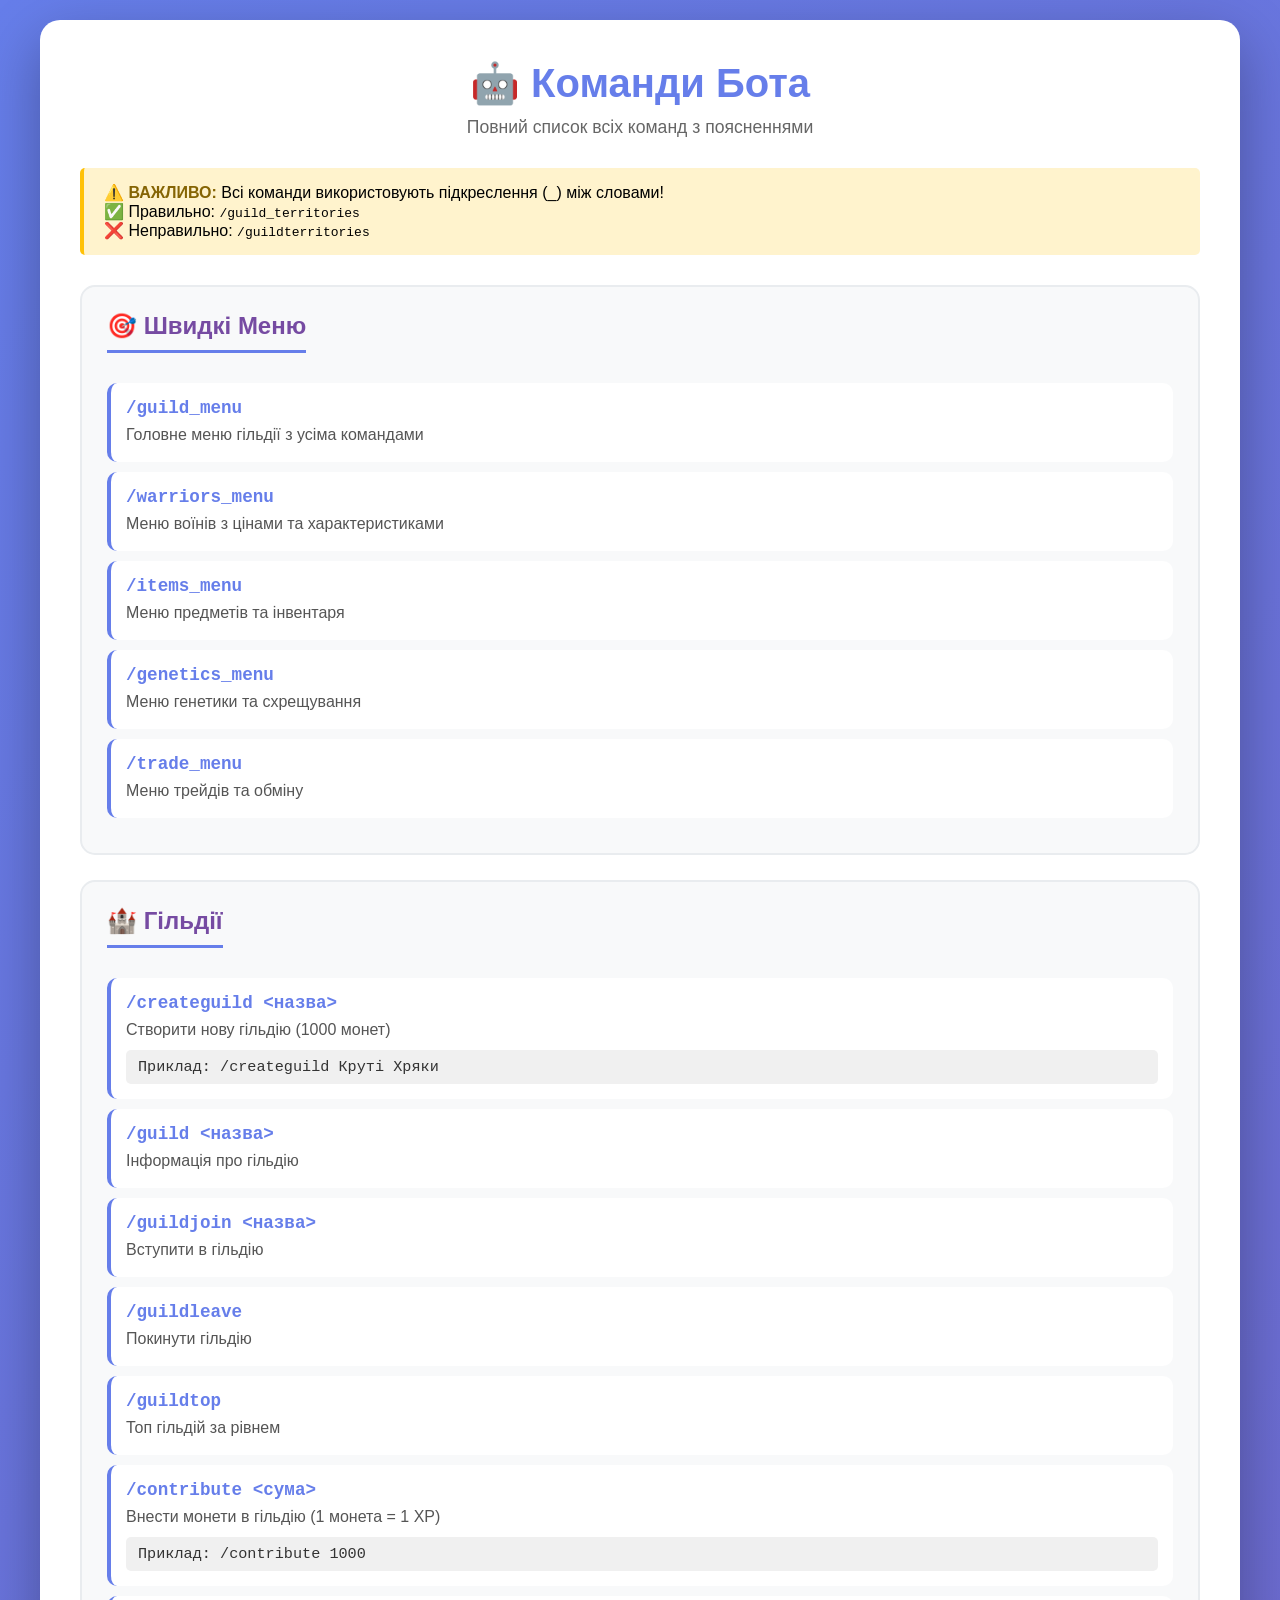
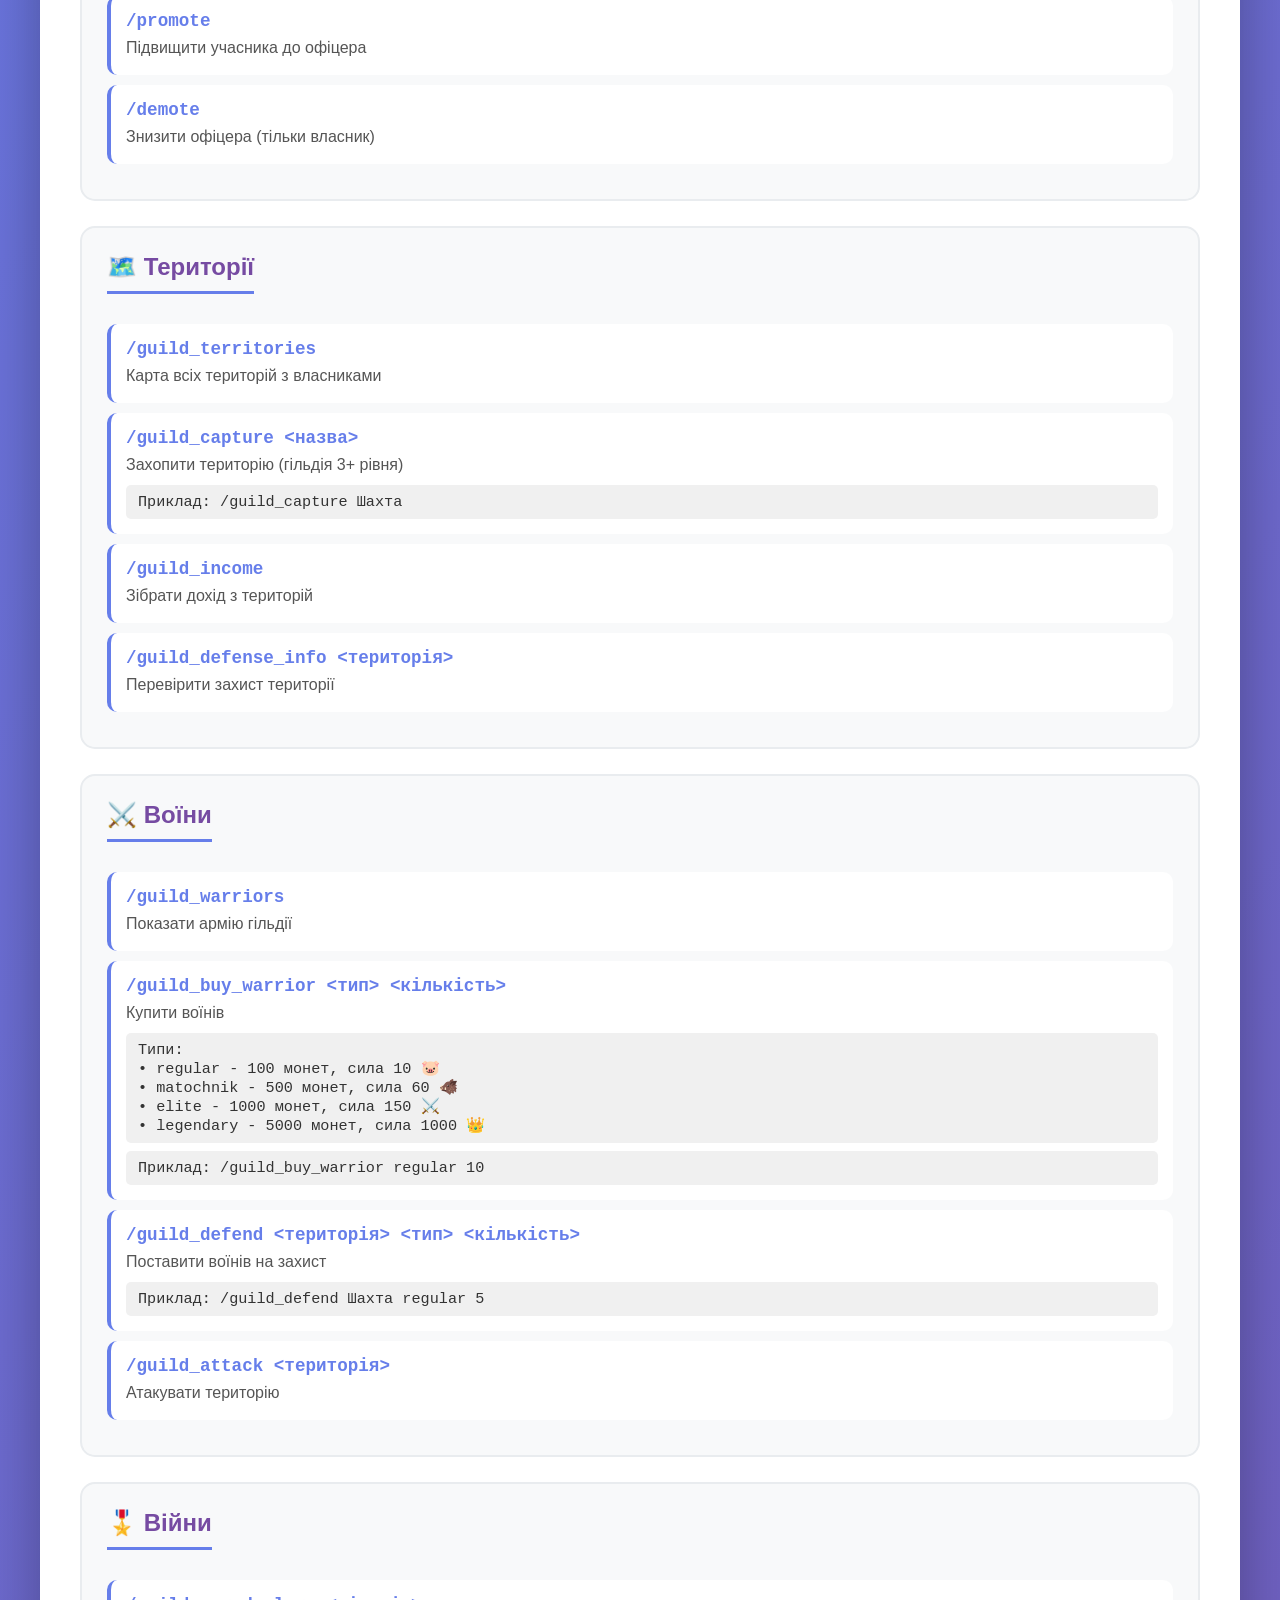
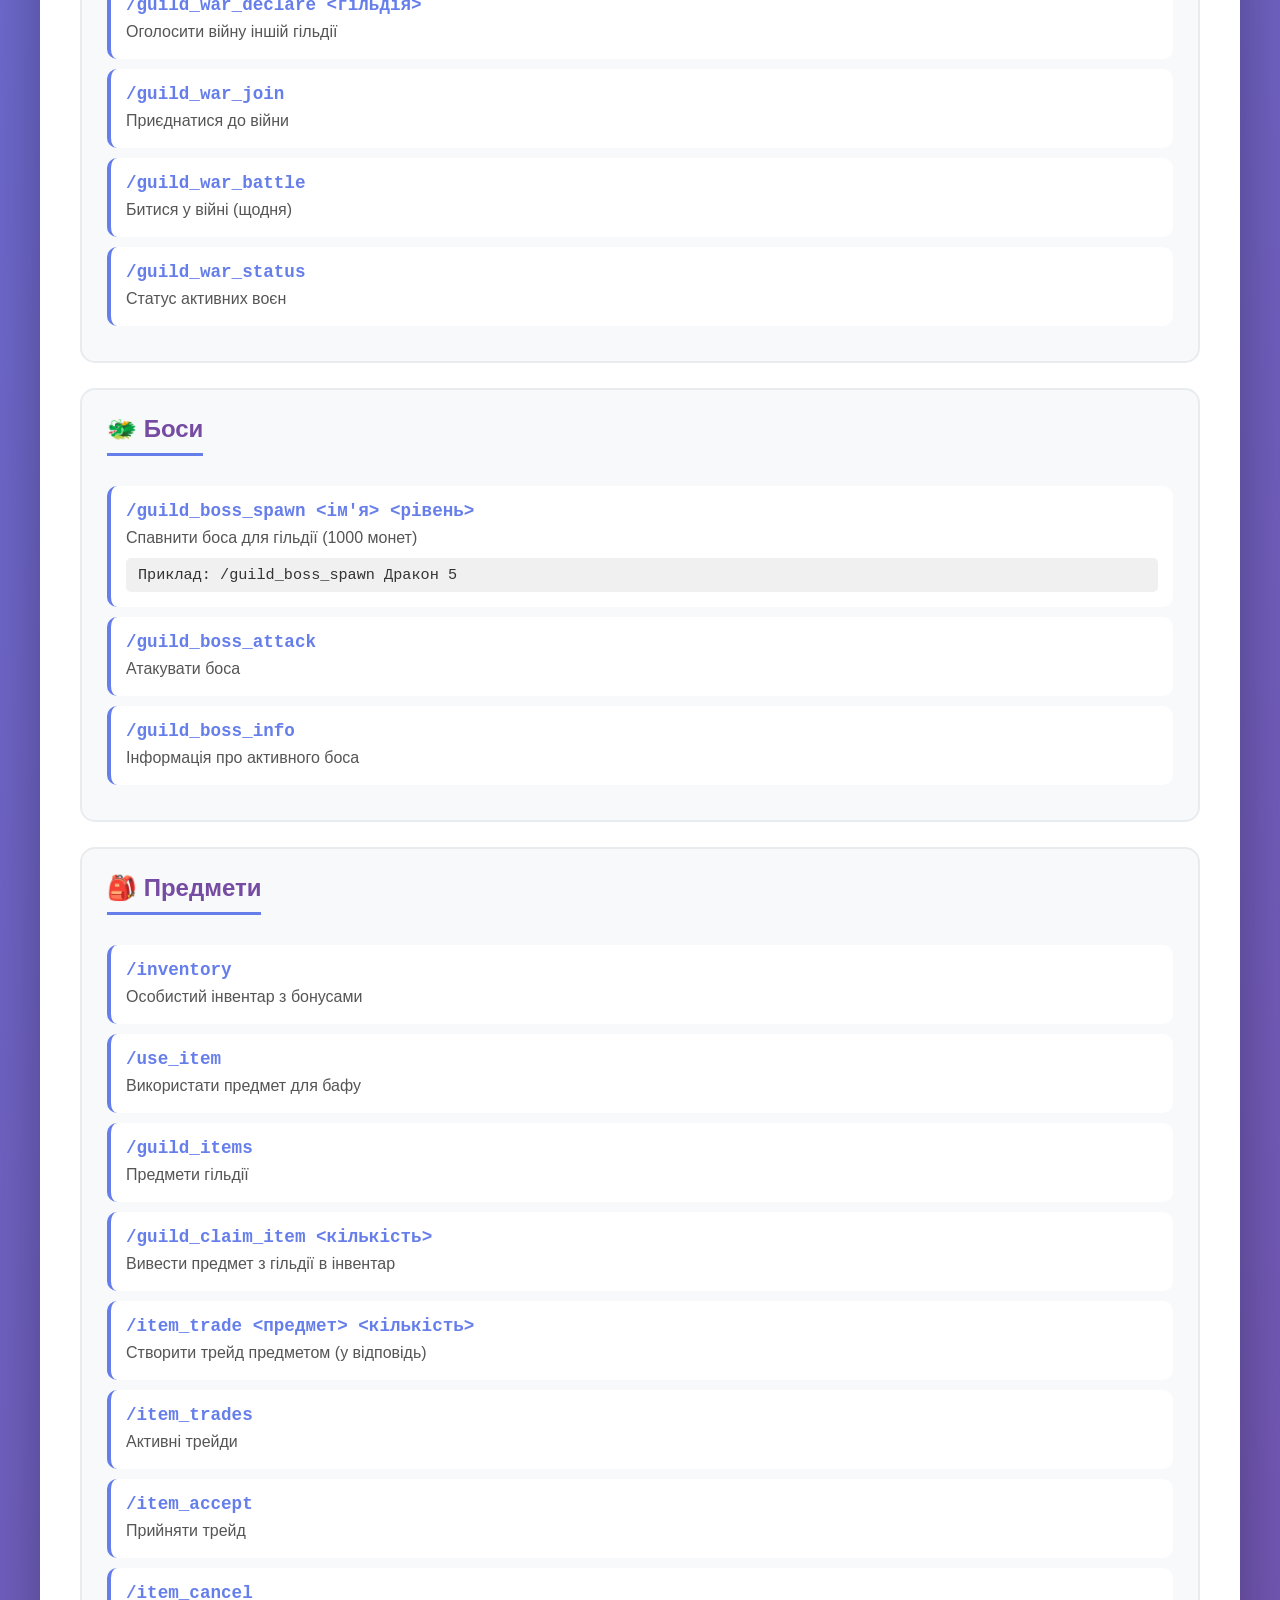
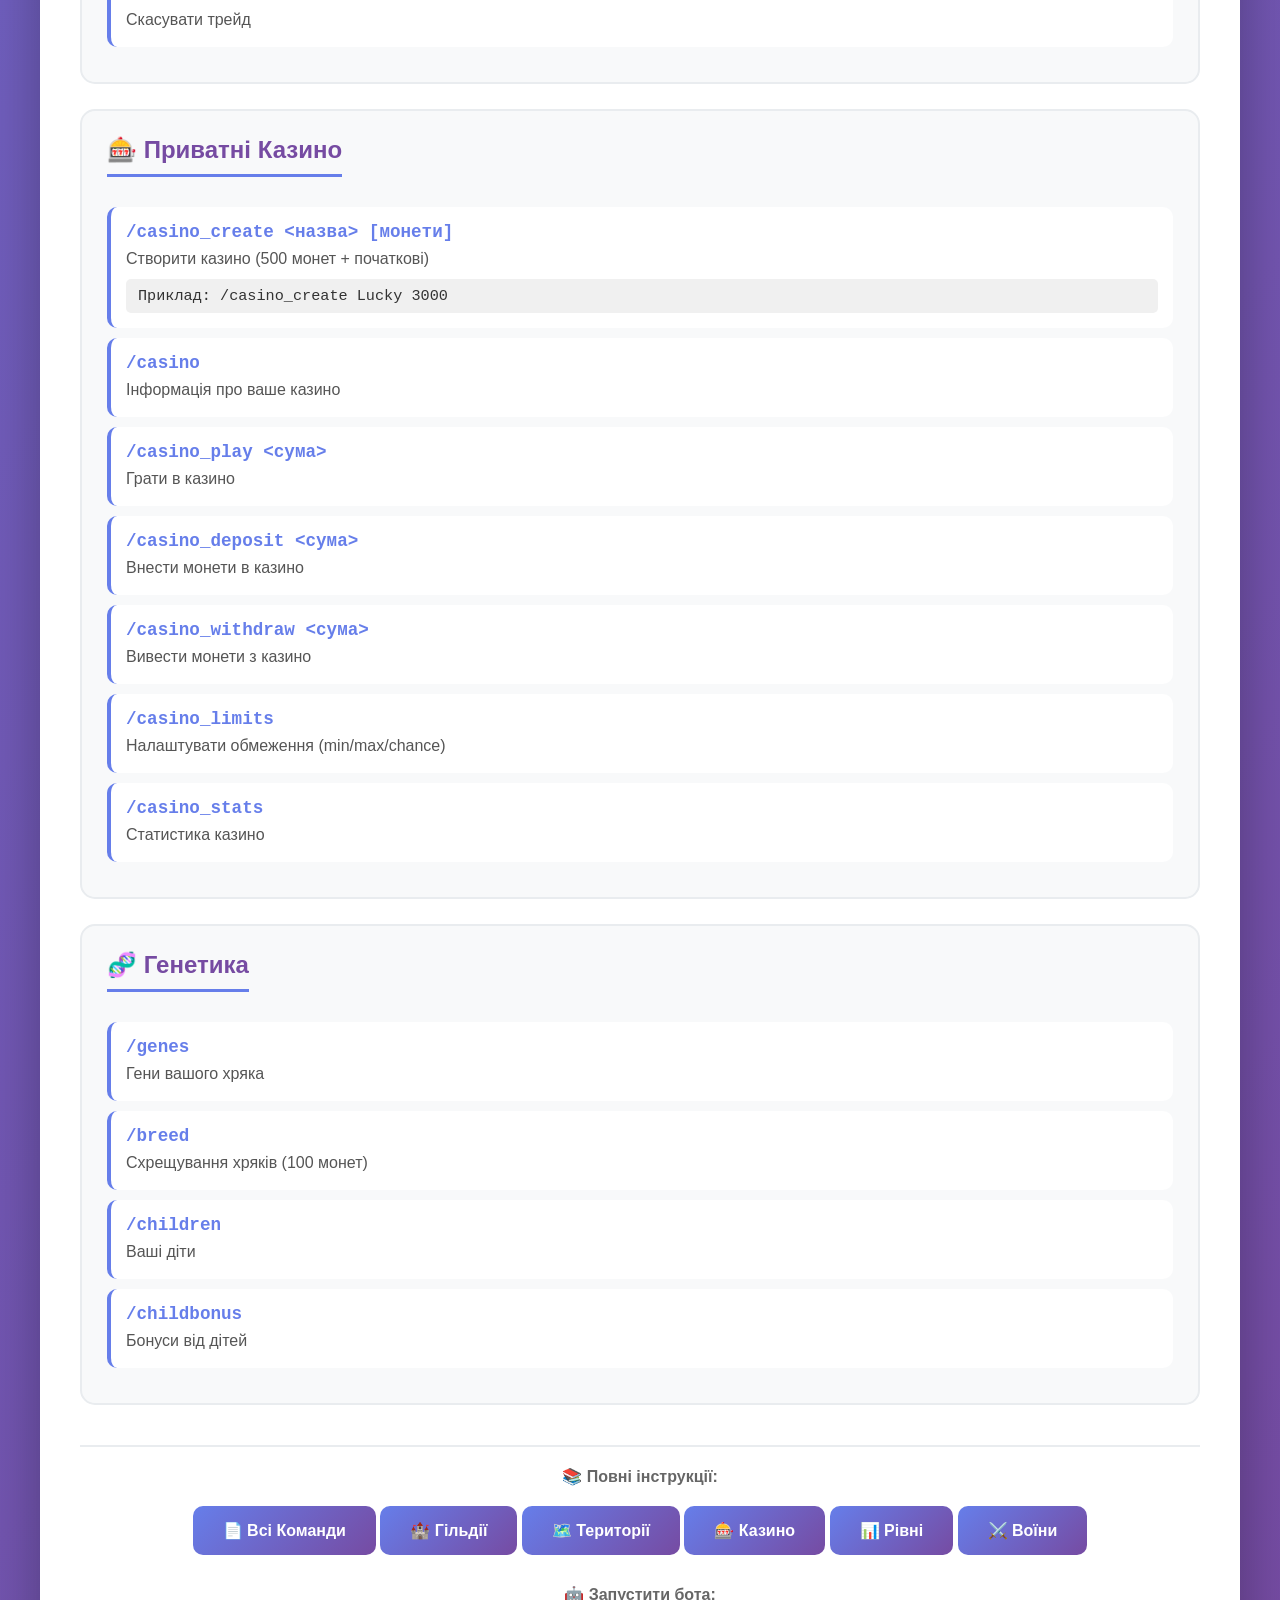
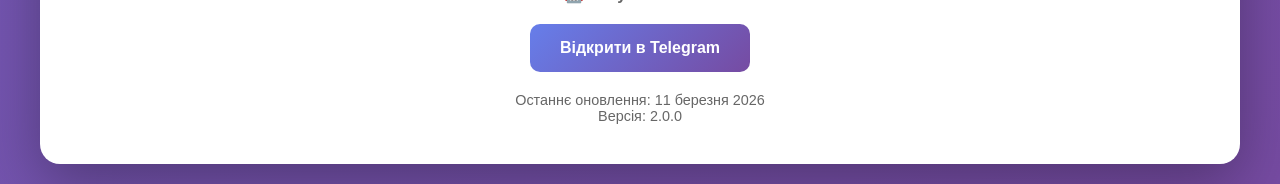
<file: deploy/index.html>
<!DOCTYPE html>
<html lang="uk">
<head>
    <meta charset="UTF-8">
    <meta http-equiv="refresh" content="0; url=commands.html">
    <meta name="viewport" content="width=device-width, initial-scale=1.0">
    <title>Redirecting...</title>
</head>
<body>
    <p>Redirecting to <a href="commands.html">commands.html</a>...</p>
    <script>window.location.href = "commands.html";</script>
</body>
</html>
</file>
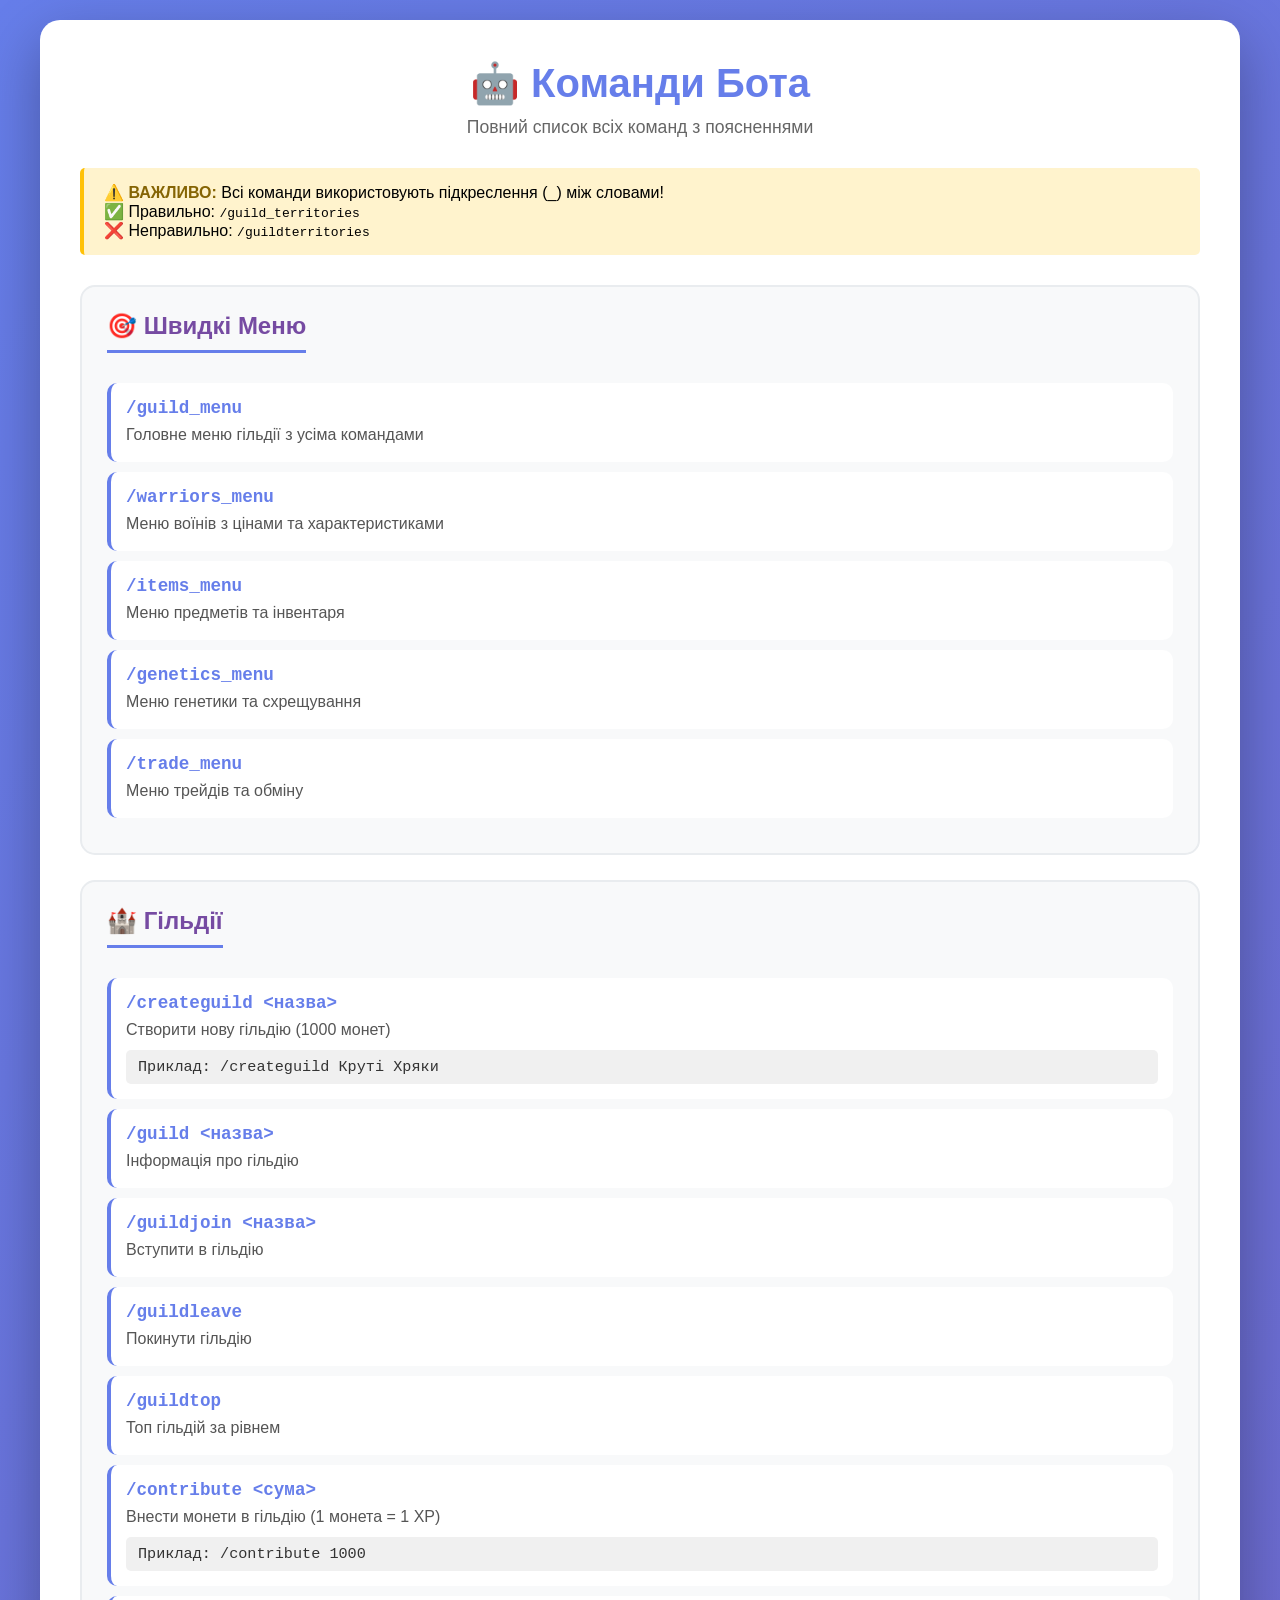
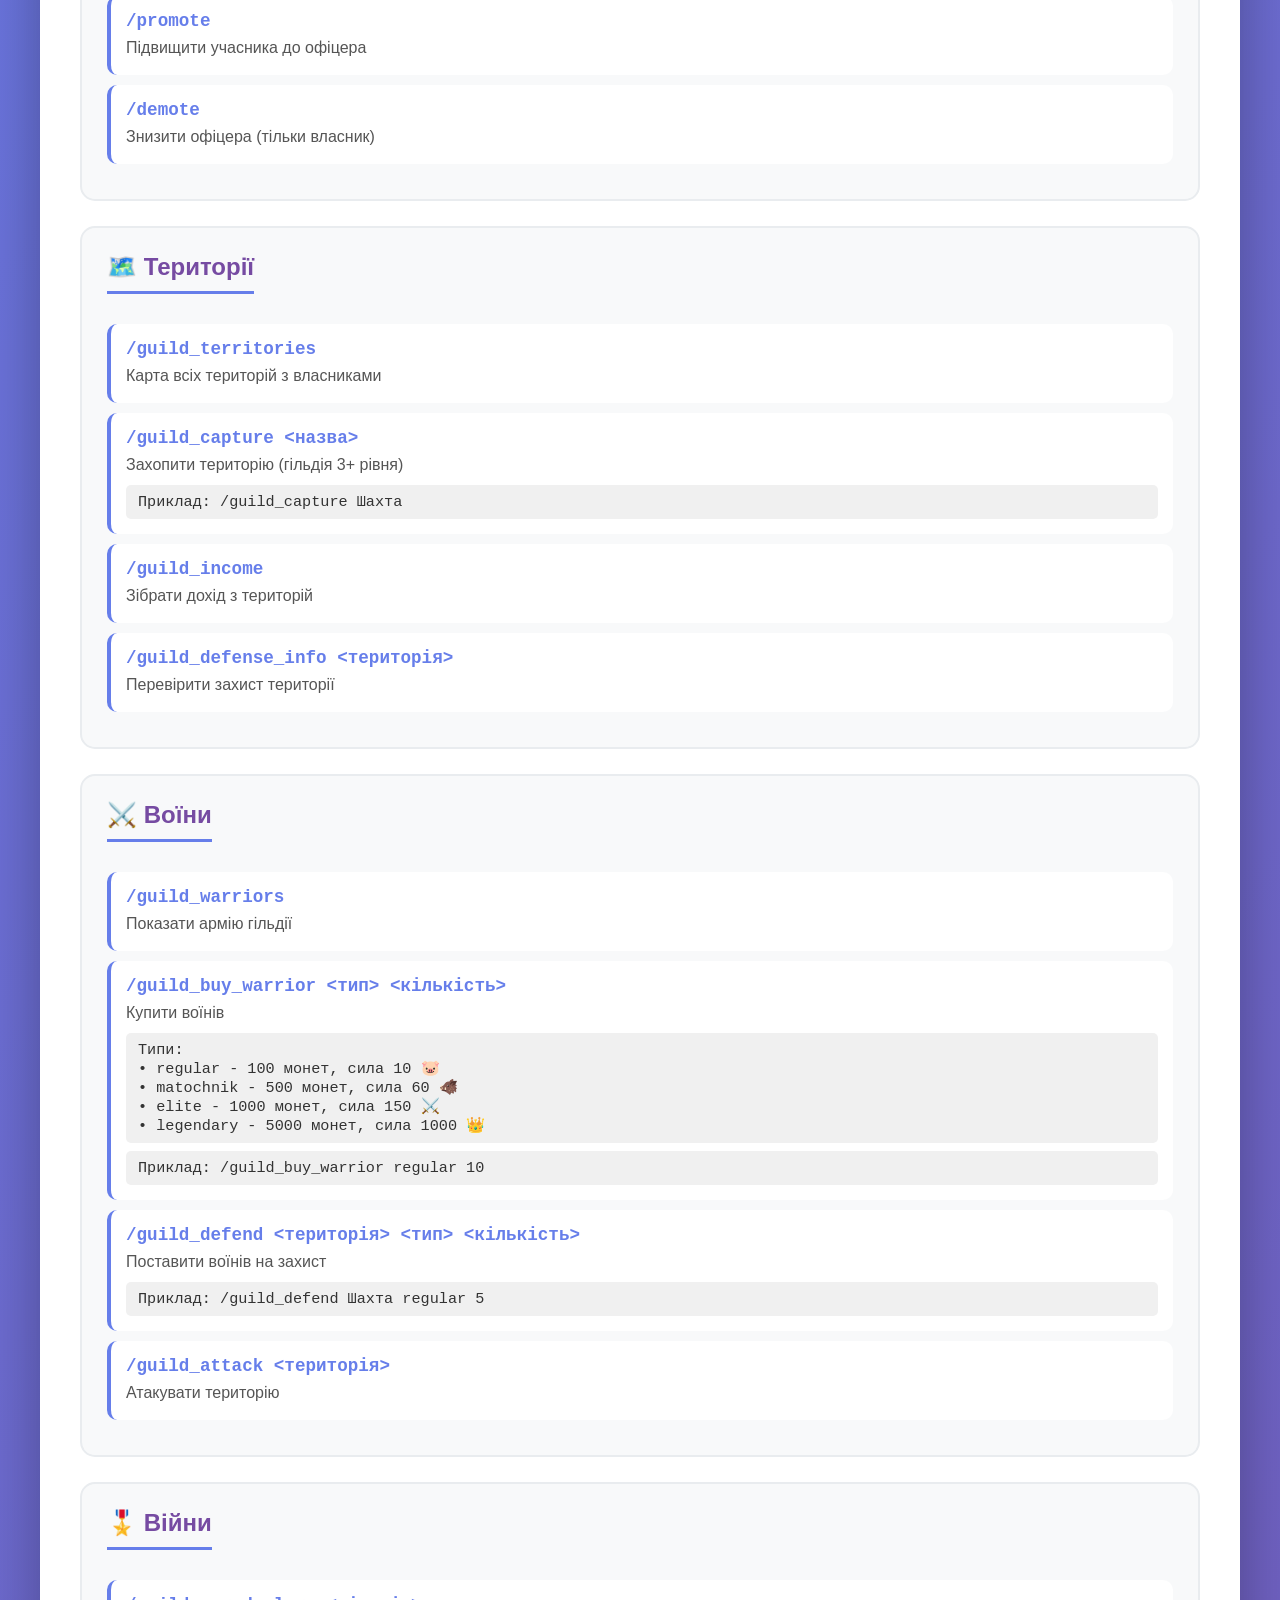
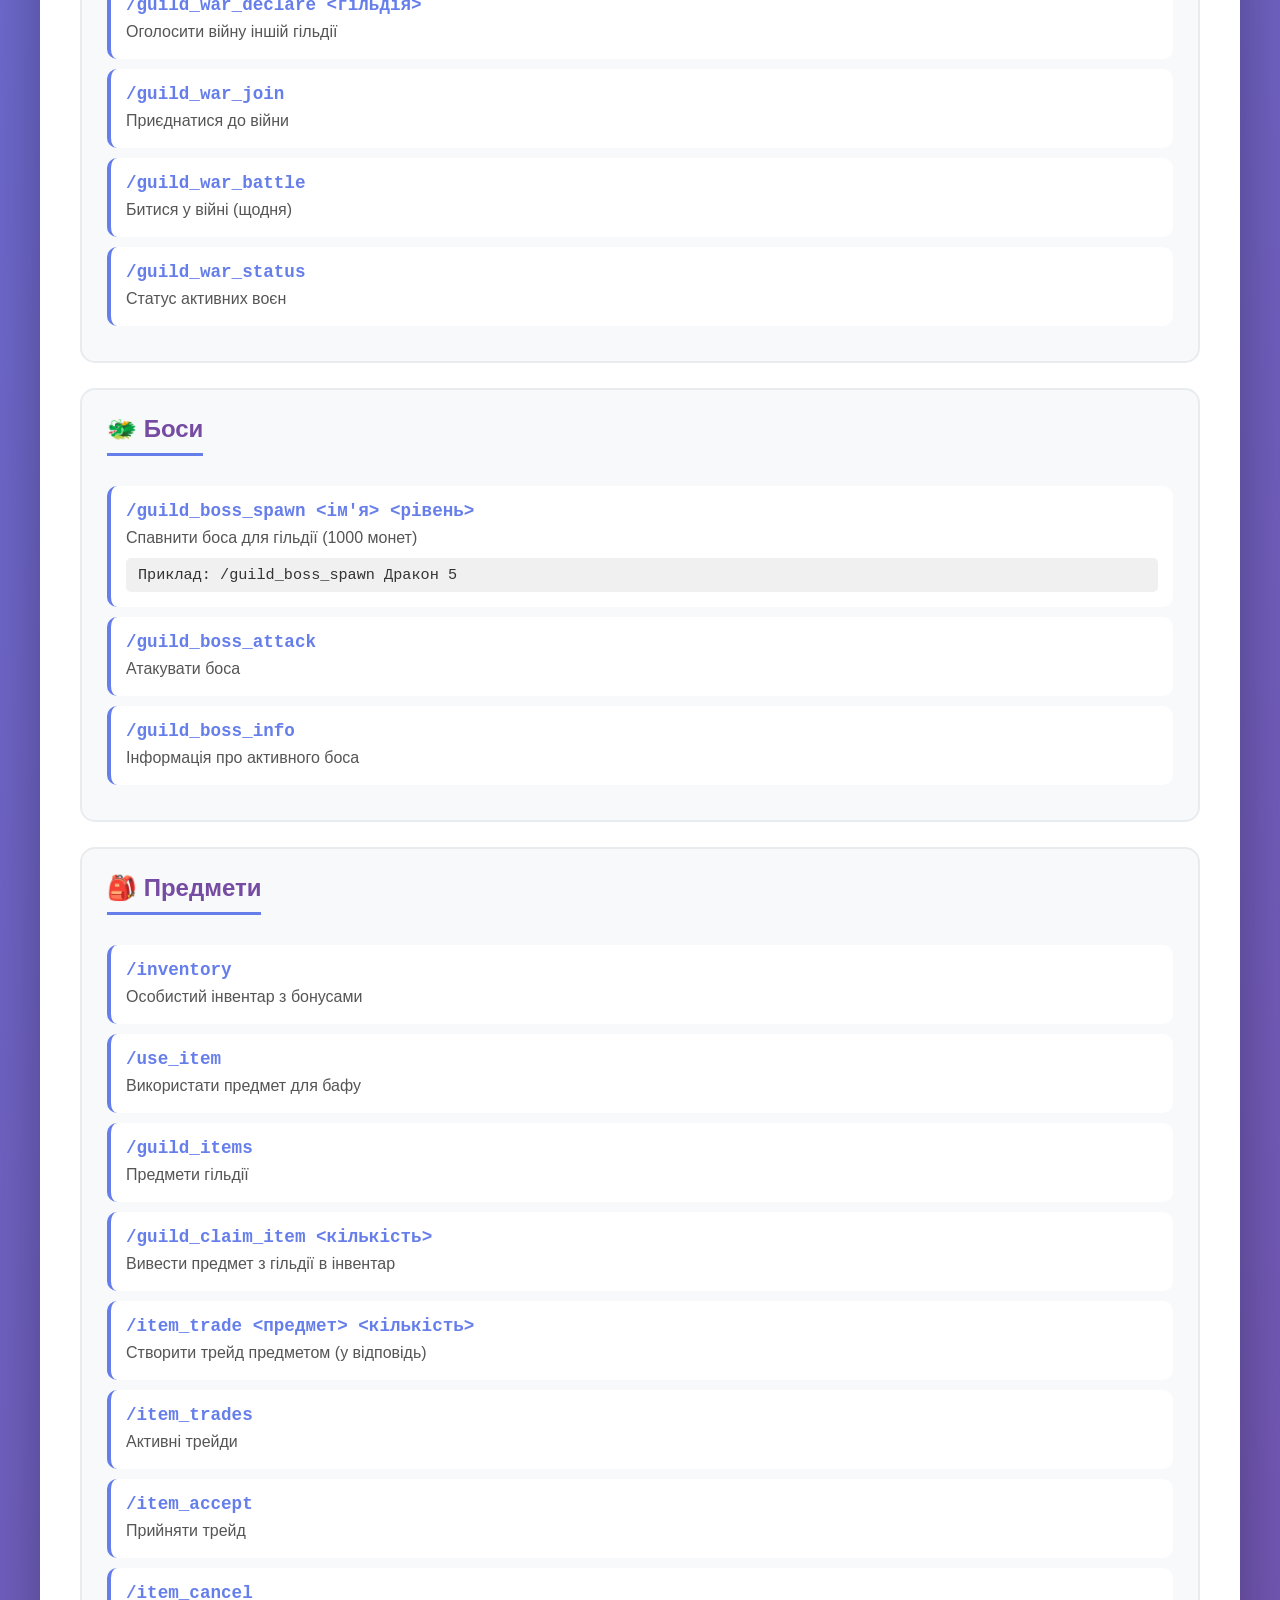
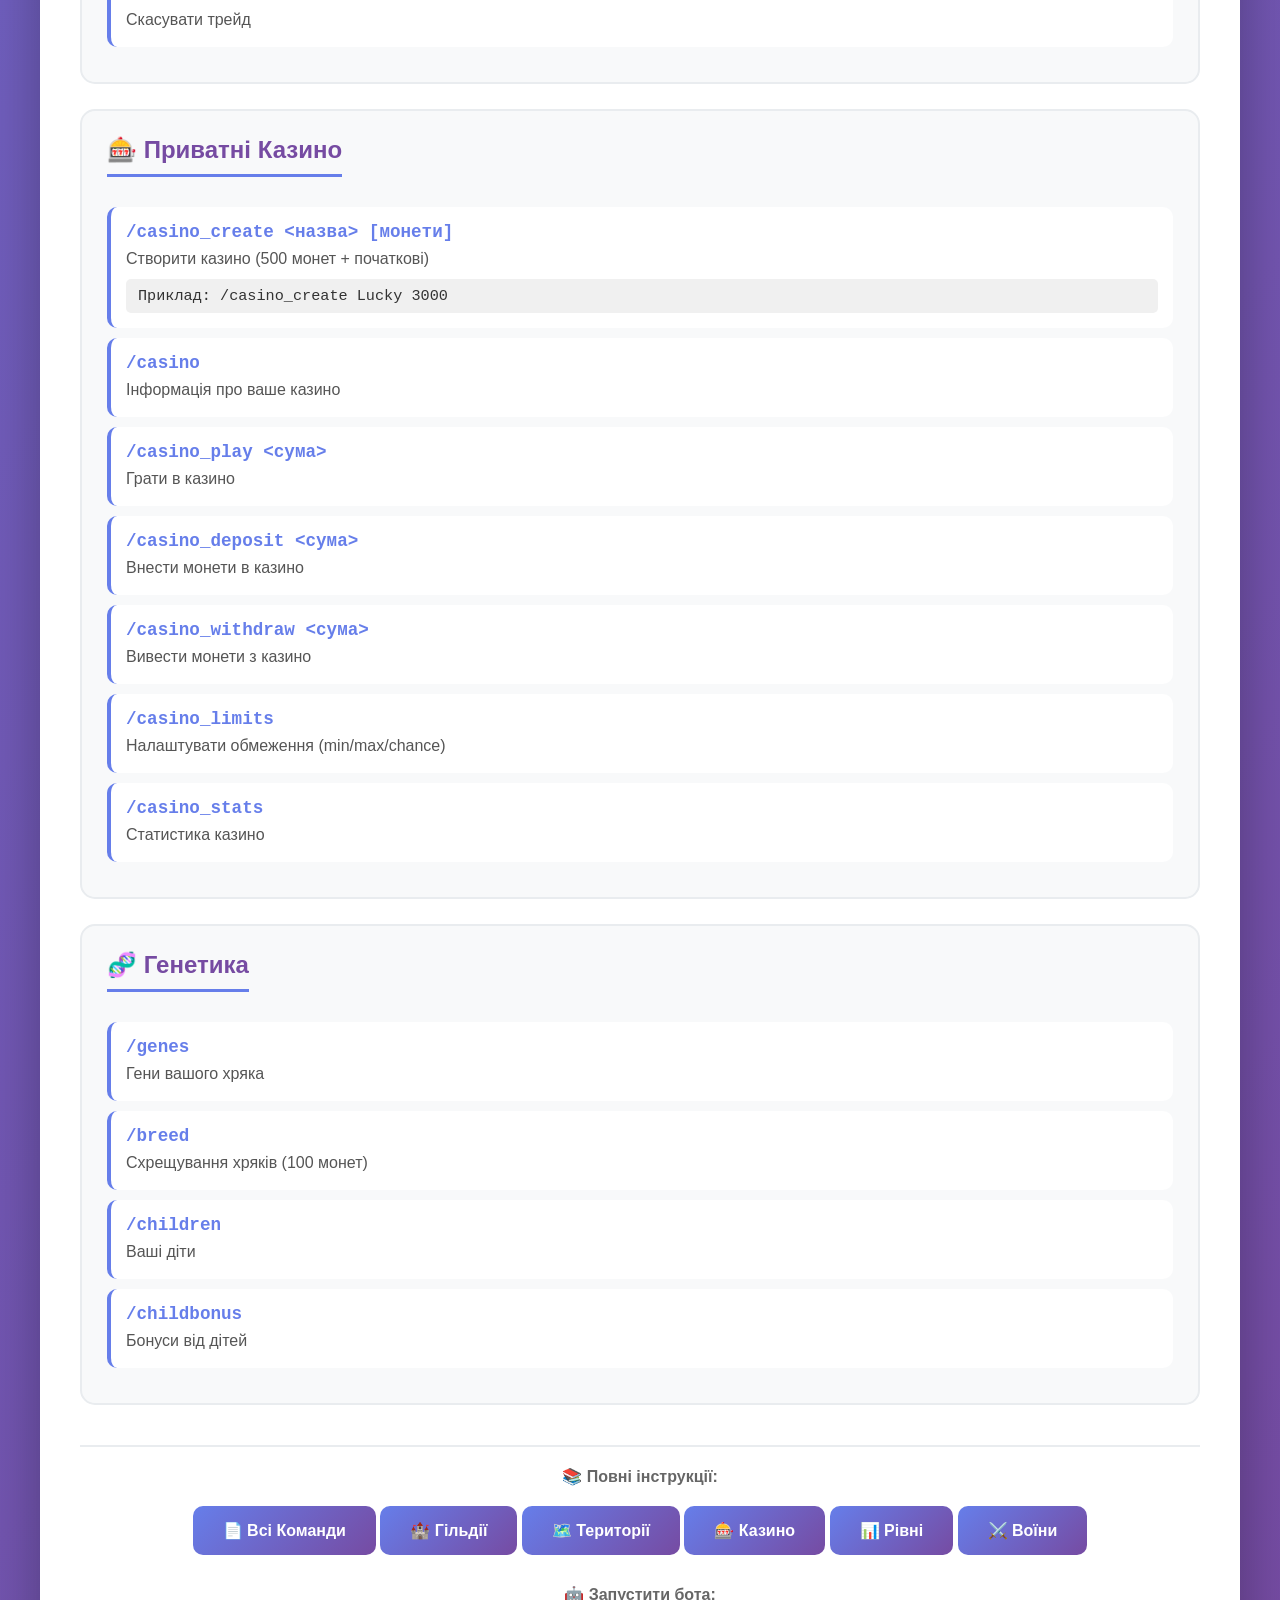
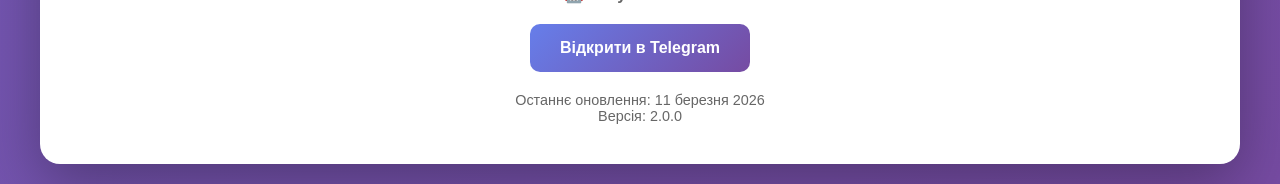
<file: deploy/commands.html>
<!DOCTYPE html>
<html lang="uk">
<head>
    <meta charset="UTF-8">
    <meta name="viewport" content="width=device-width, initial-scale=1.0">
    <title>Команди Бота - Повний Список</title>
    <style>
        * {
            margin: 0;
            padding: 0;
            box-sizing: border-box;
        }
        
        body {
            font-family: 'Segoe UI', Tahoma, Geneva, Verdana, sans-serif;
            background: linear-gradient(135deg, #667eea 0%, #764ba2 100%);
            min-height: 100vh;
            padding: 20px;
        }
        
        .container {
            max-width: 1200px;
            margin: 0 auto;
            background: white;
            border-radius: 20px;
            padding: 40px;
            box-shadow: 0 20px 60px rgba(0,0,0,0.3);
        }
        
        h1 {
            color: #667eea;
            text-align: center;
            margin-bottom: 10px;
            font-size: 2.5em;
        }
        
        .subtitle {
            text-align: center;
            color: #666;
            margin-bottom: 30px;
            font-size: 1.1em;
        }
        
        .important {
            background: #fff3cd;
            border-left: 4px solid #ffc107;
            padding: 15px 20px;
            margin-bottom: 30px;
            border-radius: 5px;
        }
        
        .important strong {
            color: #856404;
        }
        
        .category {
            background: #f8f9fa;
            border-radius: 15px;
            padding: 25px;
            margin-bottom: 25px;
            border: 2px solid #e9ecef;
        }
        
        .category h2 {
            color: #764ba2;
            margin-bottom: 20px;
            padding-bottom: 10px;
            border-bottom: 3px solid #667eea;
            display: inline-block;
        }
        
        .command {
            background: white;
            padding: 15px;
            margin: 10px 0;
            border-radius: 10px;
            border-left: 4px solid #667eea;
            transition: transform 0.2s, box-shadow 0.2s;
        }
        
        .command:hover {
            transform: translateX(10px);
            box-shadow: 0 5px 15px rgba(0,0,0,0.1);
        }
        
        .command-name {
            font-weight: bold;
            color: #667eea;
            font-family: 'Courier New', monospace;
            font-size: 1.1em;
        }
        
        .command-desc {
            color: #555;
            margin-top: 5px;
            line-height: 1.5;
        }
        
        .example {
            background: #f0f0f0;
            padding: 8px 12px;
            border-radius: 5px;
            margin-top: 8px;
            font-family: 'Courier New', monospace;
            font-size: 0.95em;
            color: #333;
        }
        
        .footer {
            text-align: center;
            margin-top: 40px;
            padding-top: 20px;
            border-top: 2px solid #e9ecef;
            color: #666;
        }
        
        .bot-link {
            display: inline-block;
            background: linear-gradient(135deg, #667eea 0%, #764ba2 100%);
            color: white;
            padding: 15px 30px;
            border-radius: 10px;
            text-decoration: none;
            margin-top: 20px;
            font-weight: bold;
            transition: transform 0.2s;
        }
        
        .bot-link:hover {
            transform: scale(1.05);
        }
        
        @media (max-width: 768px) {
            .container {
                padding: 20px;
            }
            
            h1 {
                font-size: 1.8em;
            }
            
            .command {
                padding: 12px;
            }
        }
    </style>
</head>
<body>
    <div class="container">
        <h1>🤖 Команди Бота</h1>
        <p class="subtitle">Повний список всіх команд з поясненнями</p>
        
        <div class="important">
            <strong>⚠️ ВАЖЛИВО:</strong> Всі команди використовують підкреслення (_) між словами!<br>
            ✅ Правильно: <code>/guild_territories</code><br>
            ❌ Неправильно: <code>/guildterritories</code>
        </div>

        <!-- Меню -->
        <div class="category">
            <h2>🎯 Швидкі Меню</h2>
            <div class="command">
                <div class="command-name">/guild_menu</div>
                <div class="command-desc">Головне меню гільдії з усіма командами</div>
            </div>
            <div class="command">
                <div class="command-name">/warriors_menu</div>
                <div class="command-desc">Меню воїнів з цінами та характеристиками</div>
            </div>
            <div class="command">
                <div class="command-name">/items_menu</div>
                <div class="command-desc">Меню предметів та інвентаря</div>
            </div>
            <div class="command">
                <div class="command-name">/genetics_menu</div>
                <div class="command-desc">Меню генетики та схрещування</div>
            </div>
            <div class="command">
                <div class="command-name">/trade_menu</div>
                <div class="command-desc">Меню трейдів та обміну</div>
            </div>
        </div>

        <!-- Гільдії -->
        <div class="category">
            <h2>🏰 Гільдії</h2>
            <div class="command">
                <div class="command-name">/createguild <назва></div>
                <div class="command-desc">Створити нову гільдію (1000 монет)</div>
                <div class="example">Приклад: /createguild Круті Хряки</div>
            </div>
            <div class="command">
                <div class="command-name">/guild <назва></div>
                <div class="command-desc">Інформація про гільдію</div>
            </div>
            <div class="command">
                <div class="command-name">/guildjoin <назва></div>
                <div class="command-desc">Вступити в гільдію</div>
            </div>
            <div class="command">
                <div class="command-name">/guildleave</div>
                <div class="command-desc">Покинути гільдію</div>
            </div>
            <div class="command">
                <div class="command-name">/guildtop</div>
                <div class="command-desc">Топ гільдій за рівнем</div>
            </div>
            <div class="command">
                <div class="command-name">/contribute <сума></div>
                <div class="command-desc">Внести монети в гільдію (1 монета = 1 XP)</div>
                <div class="example">Приклад: /contribute 1000</div>
            </div>
            <div class="command">
                <div class="command-name">/promote <user_id></div>
                <div class="command-desc">Підвищити учасника до офіцера</div>
            </div>
            <div class="command">
                <div class="command-name">/demote <user_id></div>
                <div class="command-desc">Знизити офіцера (тільки власник)</div>
            </div>
        </div>

        <!-- Території -->
        <div class="category">
            <h2>🗺️ Території</h2>
            <div class="command">
                <div class="command-name">/guild_territories</div>
                <div class="command-desc">Карта всіх територій з власниками</div>
            </div>
            <div class="command">
                <div class="command-name">/guild_capture <назва></div>
                <div class="command-desc">Захопити територію (гільдія 3+ рівня)</div>
                <div class="example">Приклад: /guild_capture Шахта</div>
            </div>
            <div class="command">
                <div class="command-name">/guild_income</div>
                <div class="command-desc">Зібрати дохід з територій</div>
            </div>
            <div class="command">
                <div class="command-name">/guild_defense_info <територія></div>
                <div class="command-desc">Перевірити захист території</div>
            </div>
        </div>

        <!-- Воїни -->
        <div class="category">
            <h2>⚔️ Воїни</h2>
            <div class="command">
                <div class="command-name">/guild_warriors</div>
                <div class="command-desc">Показати армію гільдії</div>
            </div>
            <div class="command">
                <div class="command-name">/guild_buy_warrior <тип> <кількість></div>
                <div class="command-desc">Купити воїнів</div>
                <div class="example">
                    Типи:<br>
                    • regular - 100 монет, сила 10 🐷<br>
                    • matochnik - 500 монет, сила 60 🐗<br>
                    • elite - 1000 монет, сила 150 ⚔️<br>
                    • legendary - 5000 монет, сила 1000 👑
                </div>
                <div class="example">Приклад: /guild_buy_warrior regular 10</div>
            </div>
            <div class="command">
                <div class="command-name">/guild_defend <територія> <тип> <кількість></div>
                <div class="command-desc">Поставити воїнів на захист</div>
                <div class="example">Приклад: /guild_defend Шахта regular 5</div>
            </div>
            <div class="command">
                <div class="command-name">/guild_attack <територія></div>
                <div class="command-desc">Атакувати територію</div>
            </div>
        </div>

        <!-- Війни -->
        <div class="category">
            <h2>🎖️ Війни</h2>
            <div class="command">
                <div class="command-name">/guild_war_declare <гільдія></div>
                <div class="command-desc">Оголосити війну іншій гільдії</div>
            </div>
            <div class="command">
                <div class="command-name">/guild_war_join</div>
                <div class="command-desc">Приєднатися до війни</div>
            </div>
            <div class="command">
                <div class="command-name">/guild_war_battle</div>
                <div class="command-desc">Битися у війні (щодня)</div>
            </div>
            <div class="command">
                <div class="command-name">/guild_war_status</div>
                <div class="command-desc">Статус активних воєн</div>
            </div>
        </div>

        <!-- Боси -->
        <div class="category">
            <h2>🐲 Боси</h2>
            <div class="command">
                <div class="command-name">/guild_boss_spawn <ім'я> <рівень></div>
                <div class="command-desc">Спавнити боса для гільдії (1000 монет)</div>
                <div class="example">Приклад: /guild_boss_spawn Дракон 5</div>
            </div>
            <div class="command">
                <div class="command-name">/guild_boss_attack</div>
                <div class="command-desc">Атакувати боса</div>
            </div>
            <div class="command">
                <div class="command-name">/guild_boss_info</div>
                <div class="command-desc">Інформація про активного боса</div>
            </div>
        </div>

        <!-- Предмети -->
        <div class="category">
            <h2>🎒 Предмети</h2>
            <div class="command">
                <div class="command-name">/inventory</div>
                <div class="command-desc">Особистий інвентар з бонусами</div>
            </div>
            <div class="command">
                <div class="command-name">/use_item <ID></div>
                <div class="command-desc">Використати предмет для бафу</div>
            </div>
            <div class="command">
                <div class="command-name">/guild_items</div>
                <div class="command-desc">Предмети гільдії</div>
            </div>
            <div class="command">
                <div class="command-name">/guild_claim_item <ID> <кількість></div>
                <div class="command-desc">Вивести предмет з гільдії в інвентар</div>
            </div>
            <div class="command">
                <div class="command-name">/item_trade <предмет> <кількість></div>
                <div class="command-desc">Створити трейд предметом (у відповідь)</div>
            </div>
            <div class="command">
                <div class="command-name">/item_trades</div>
                <div class="command-desc">Активні трейди</div>
            </div>
            <div class="command">
                <div class="command-name">/item_accept <ID></div>
                <div class="command-desc">Прийняти трейд</div>
            </div>
            <div class="command">
                <div class="command-name">/item_cancel <ID></div>
                <div class="command-desc">Скасувати трейд</div>
            </div>
        </div>

        <!-- Казино -->
        <div class="category">
            <h2>🎰 Приватні Казино</h2>
            <div class="command">
                <div class="command-name">/casino_create <назва> [монети]</div>
                <div class="command-desc">Створити казино (500 монет + початкові)</div>
                <div class="example">Приклад: /casino_create Lucky 3000</div>
            </div>
            <div class="command">
                <div class="command-name">/casino</div>
                <div class="command-desc">Інформація про ваше казино</div>
            </div>
            <div class="command">
                <div class="command-name">/casino_play <сума></div>
                <div class="command-desc">Грати в казино</div>
            </div>
            <div class="command">
                <div class="command-name">/casino_deposit <сума></div>
                <div class="command-desc">Внести монети в казино</div>
            </div>
            <div class="command">
                <div class="command-name">/casino_withdraw <сума></div>
                <div class="command-desc">Вивести монети з казино</div>
            </div>
            <div class="command">
                <div class="command-name">/casino_limits</div>
                <div class="command-desc">Налаштувати обмеження (min/max/chance)</div>
            </div>
            <div class="command">
                <div class="command-name">/casino_stats</div>
                <div class="command-desc">Статистика казино</div>
            </div>
        </div>

        <!-- Генетика -->
        <div class="category">
            <h2>🧬 Генетика</h2>
            <div class="command">
                <div class="command-name">/genes</div>
                <div class="command-desc">Гени вашого хряка</div>
            </div>
            <div class="command">
                <div class="command-name">/breed</div>
                <div class="command-desc">Схрещування хряків (100 монет)</div>
            </div>
            <div class="command">
                <div class="command-name">/children</div>
                <div class="command-desc">Ваші діти</div>
            </div>
            <div class="command">
                <div class="command-name">/childbonus</div>
                <div class="command-desc">Бонуси від дітей</div>
            </div>
        </div>

        <div class="footer">
            <p>📚 <strong>Повні інструкції:</strong></p>
            <div class="nav-links">
                <a href="ALL_COMMANDS.html" class="bot-link">📄 Всі Команди</a>
                <a href="GUILD_COMMANDS.html" class="bot-link">🏰 Гільдії</a>
                <a href="TERRITORIES.html" class="bot-link">🗺️ Території</a>
                <a href="CASINO_GUIDE.html" class="bot-link">🎰 Казино</a>
                <a href="GUILD_LEVEL_GUIDE.html" class="bot-link">📊 Рівні</a>
                <a href="GUILD_WARRIORS_GUIDE.html" class="bot-link">⚔️ Воїни</a>
            </div>
            <p style="margin-top: 30px;">
                🤖 <strong>Запустити бота:</strong><br>
                <a href="https://t.me/trash1161_bot" class="bot-link">Відкрити в Telegram</a>
            </p>
            <p style="margin-top: 20px; font-size: 0.9em;">
                Останнє оновлення: 11 березня 2026<br>
                Версія: 2.0.0
            </p>
        </div>
    </div>
</body>
</html>
</file>
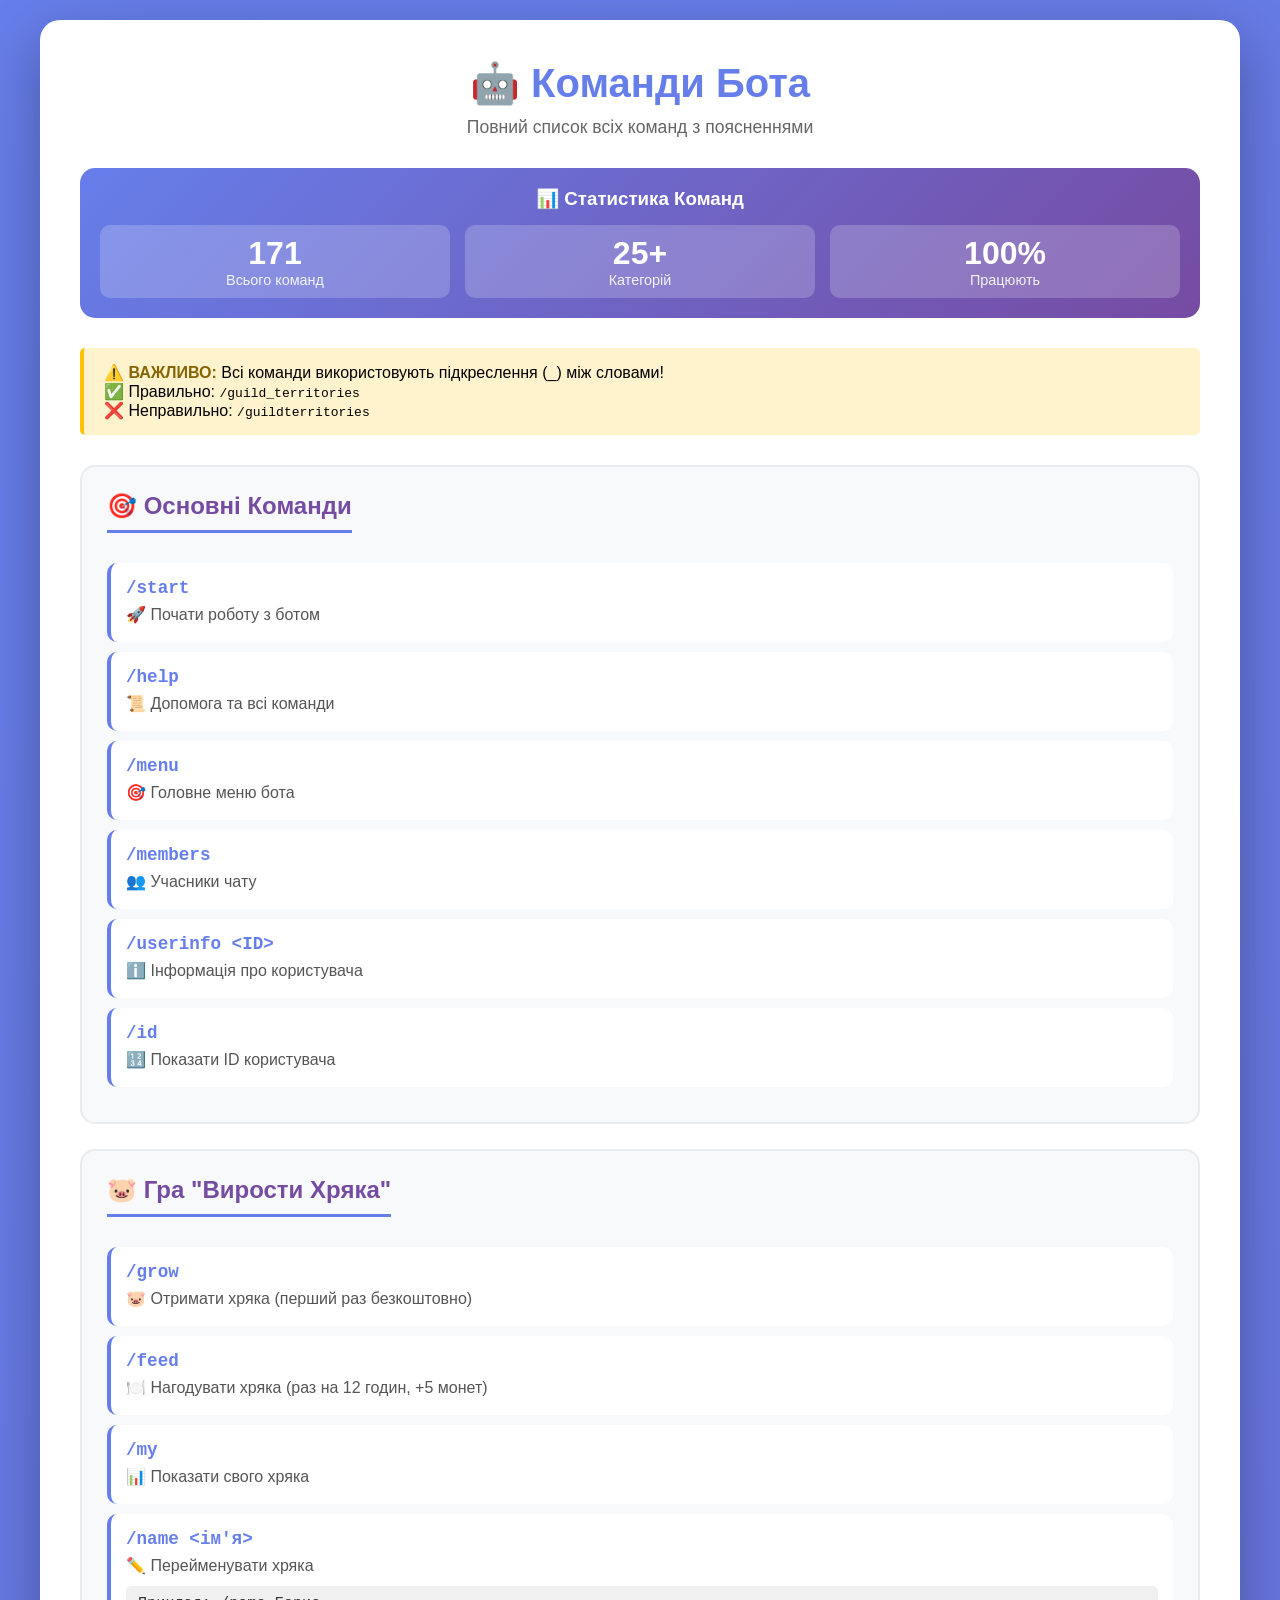
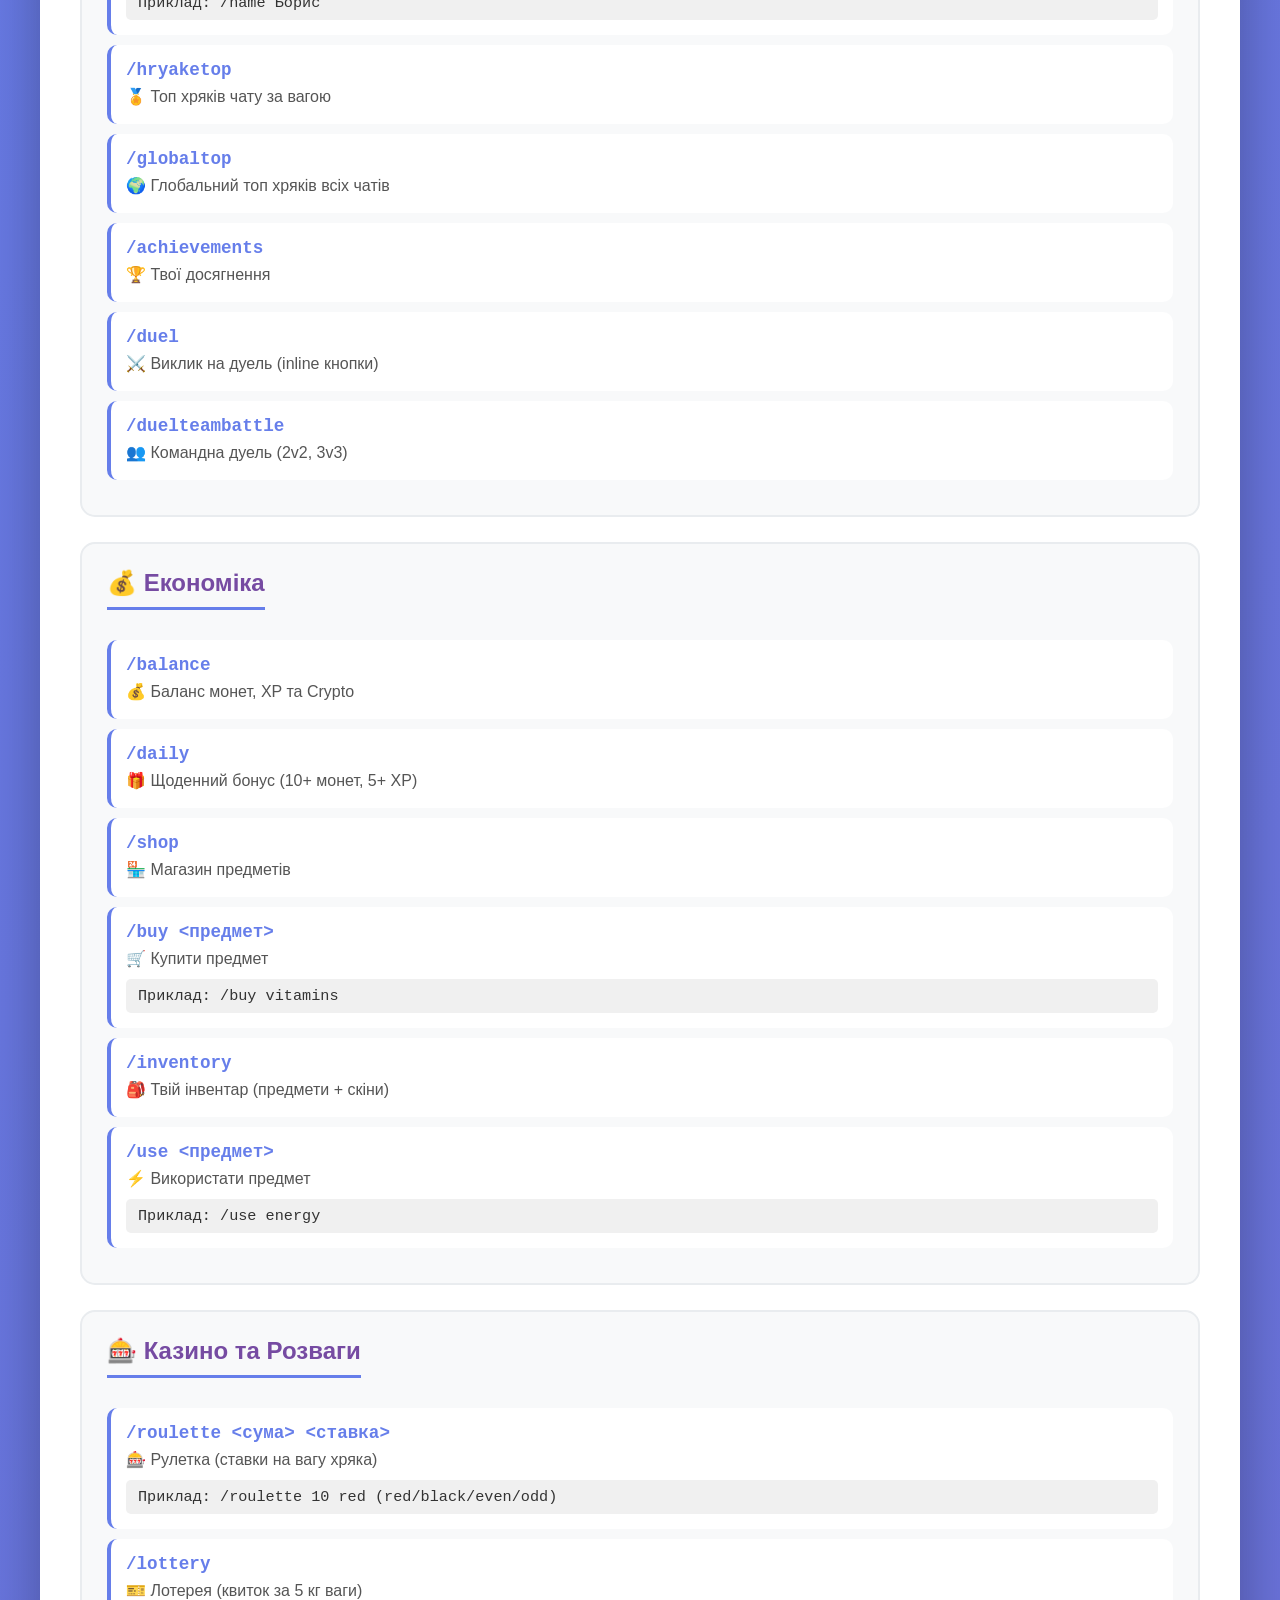
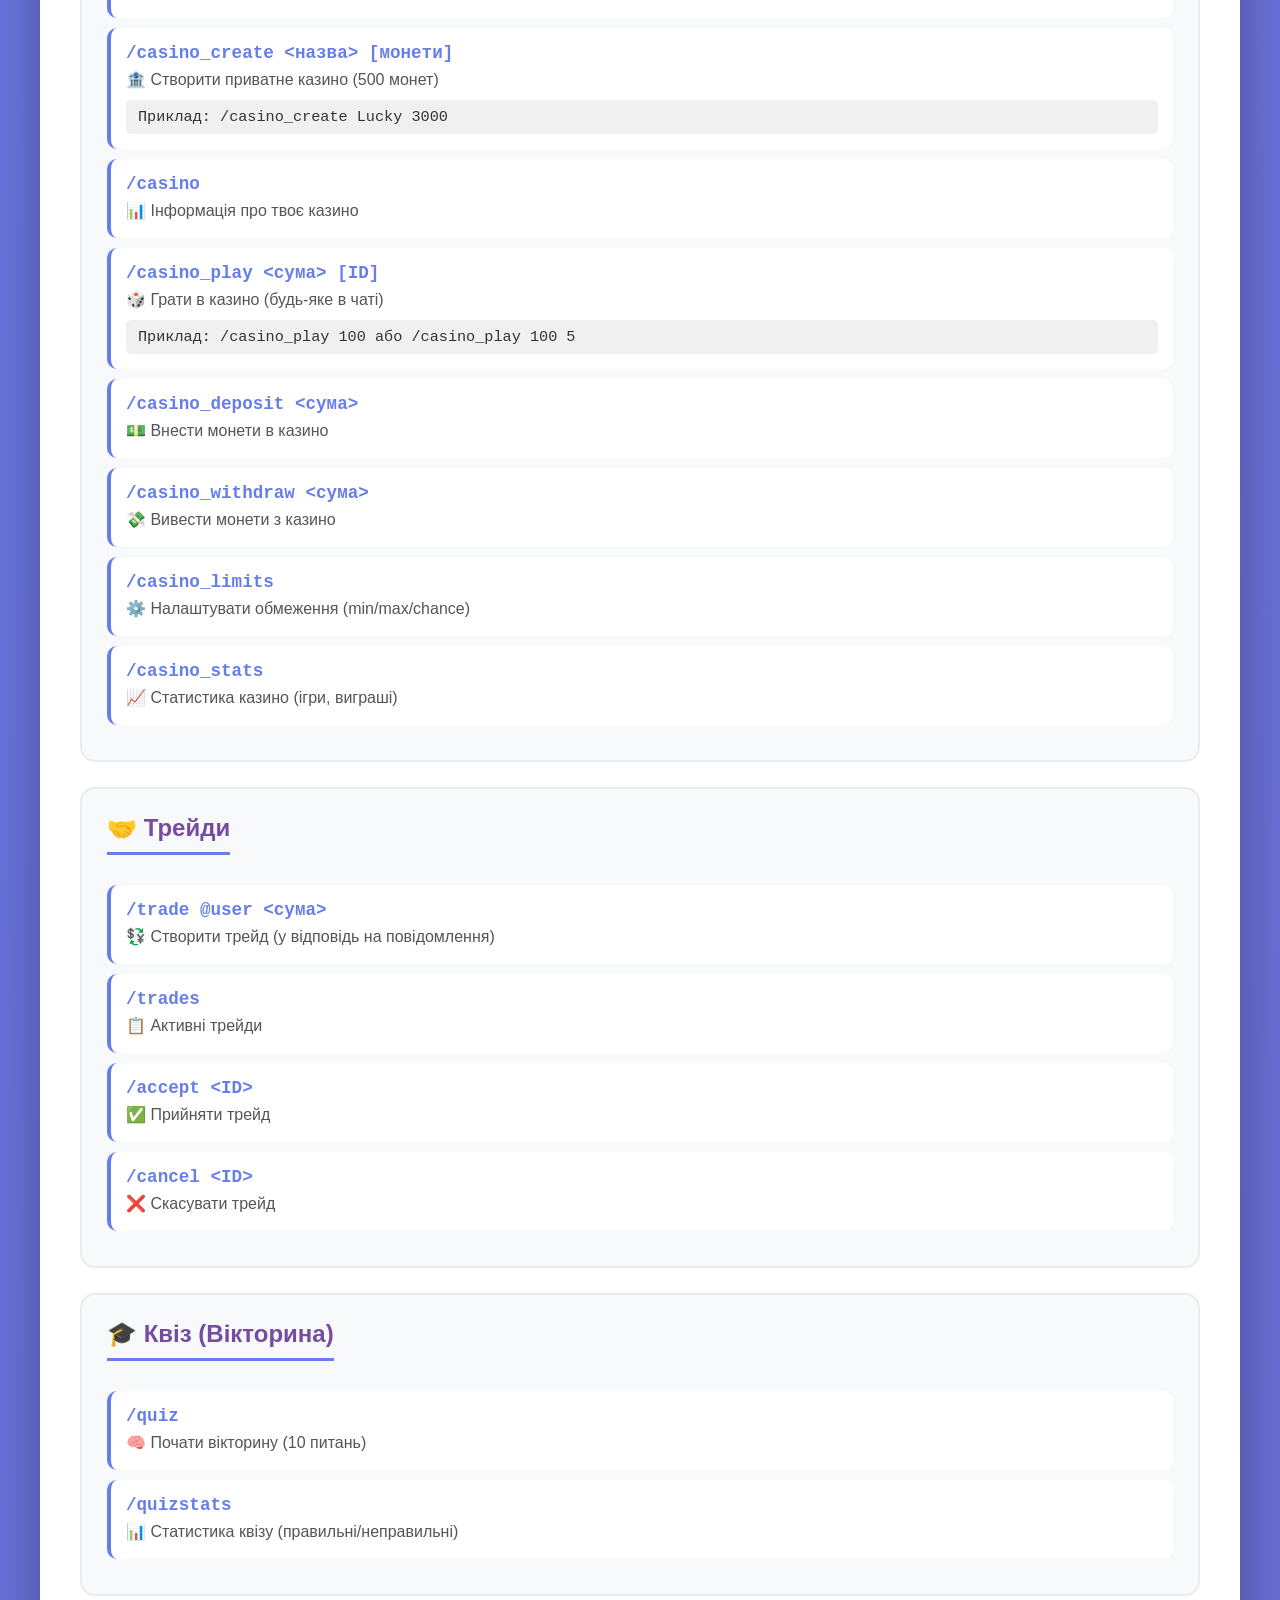
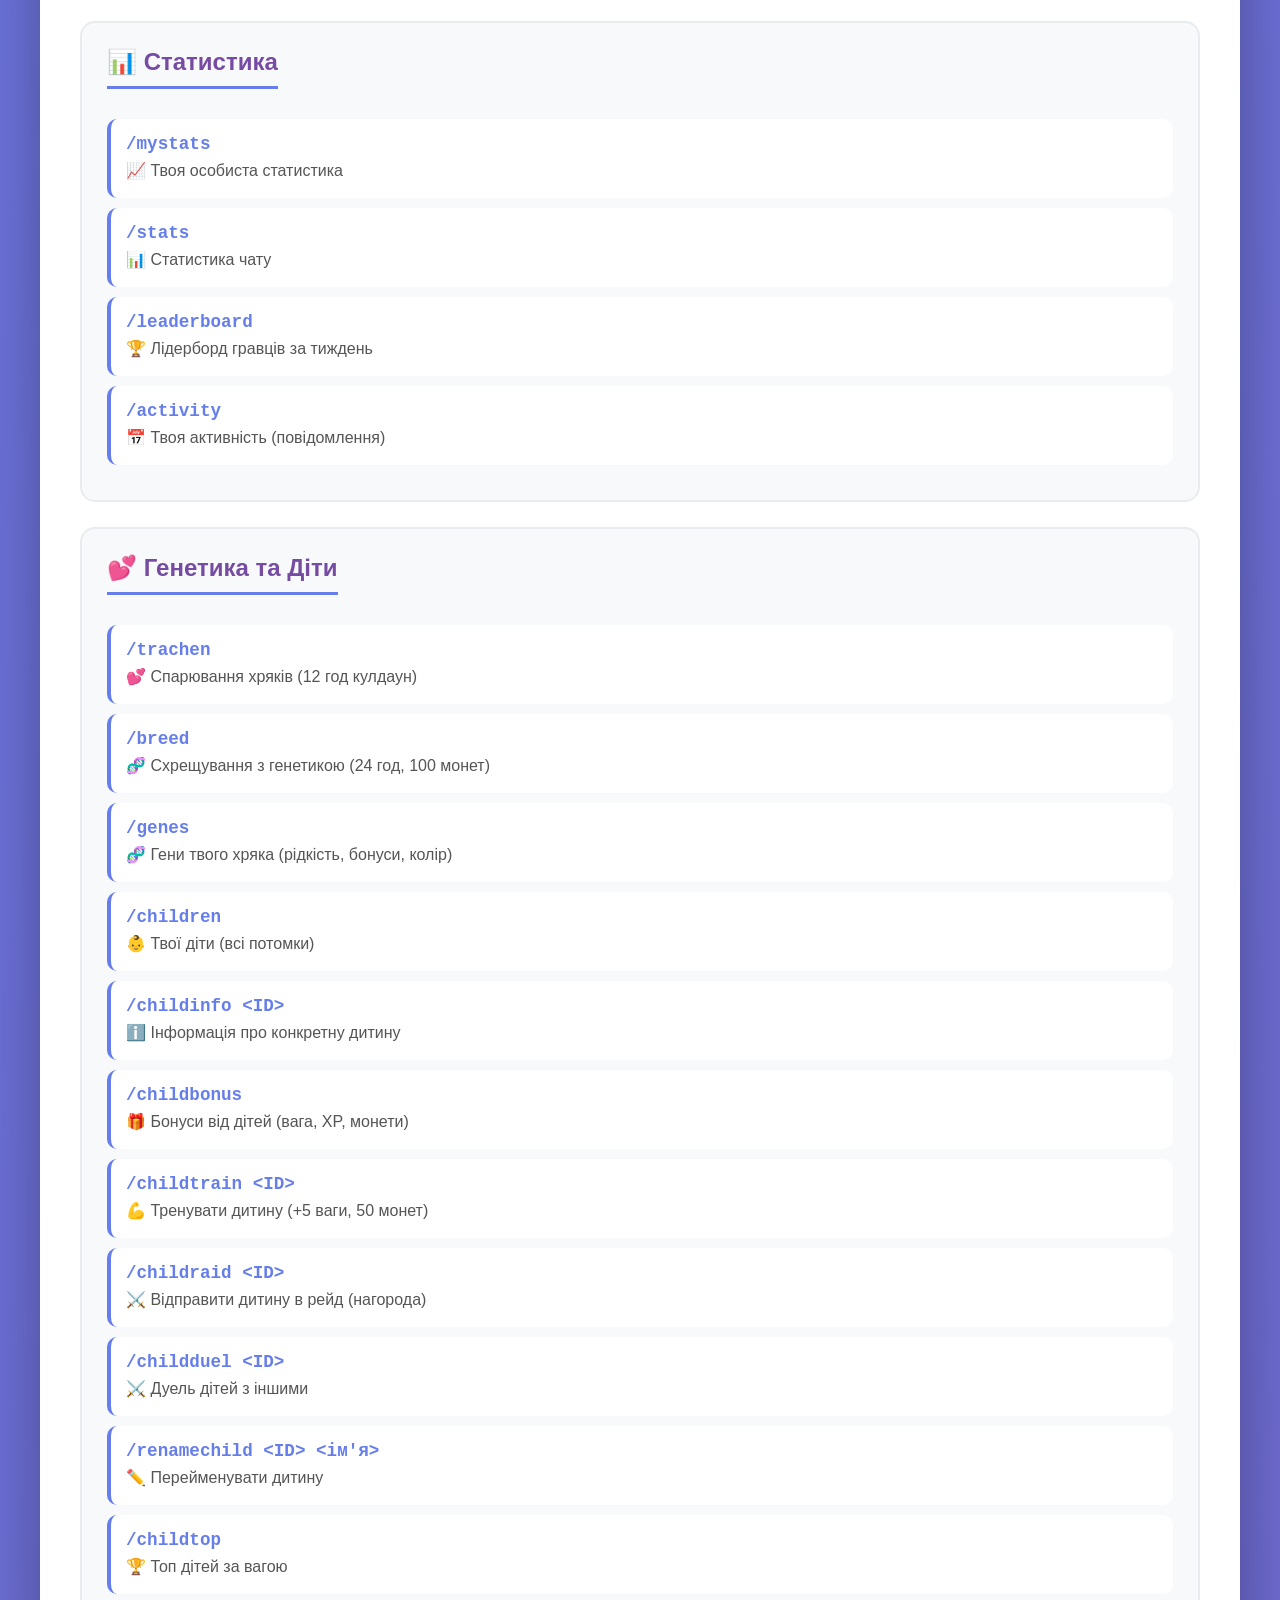
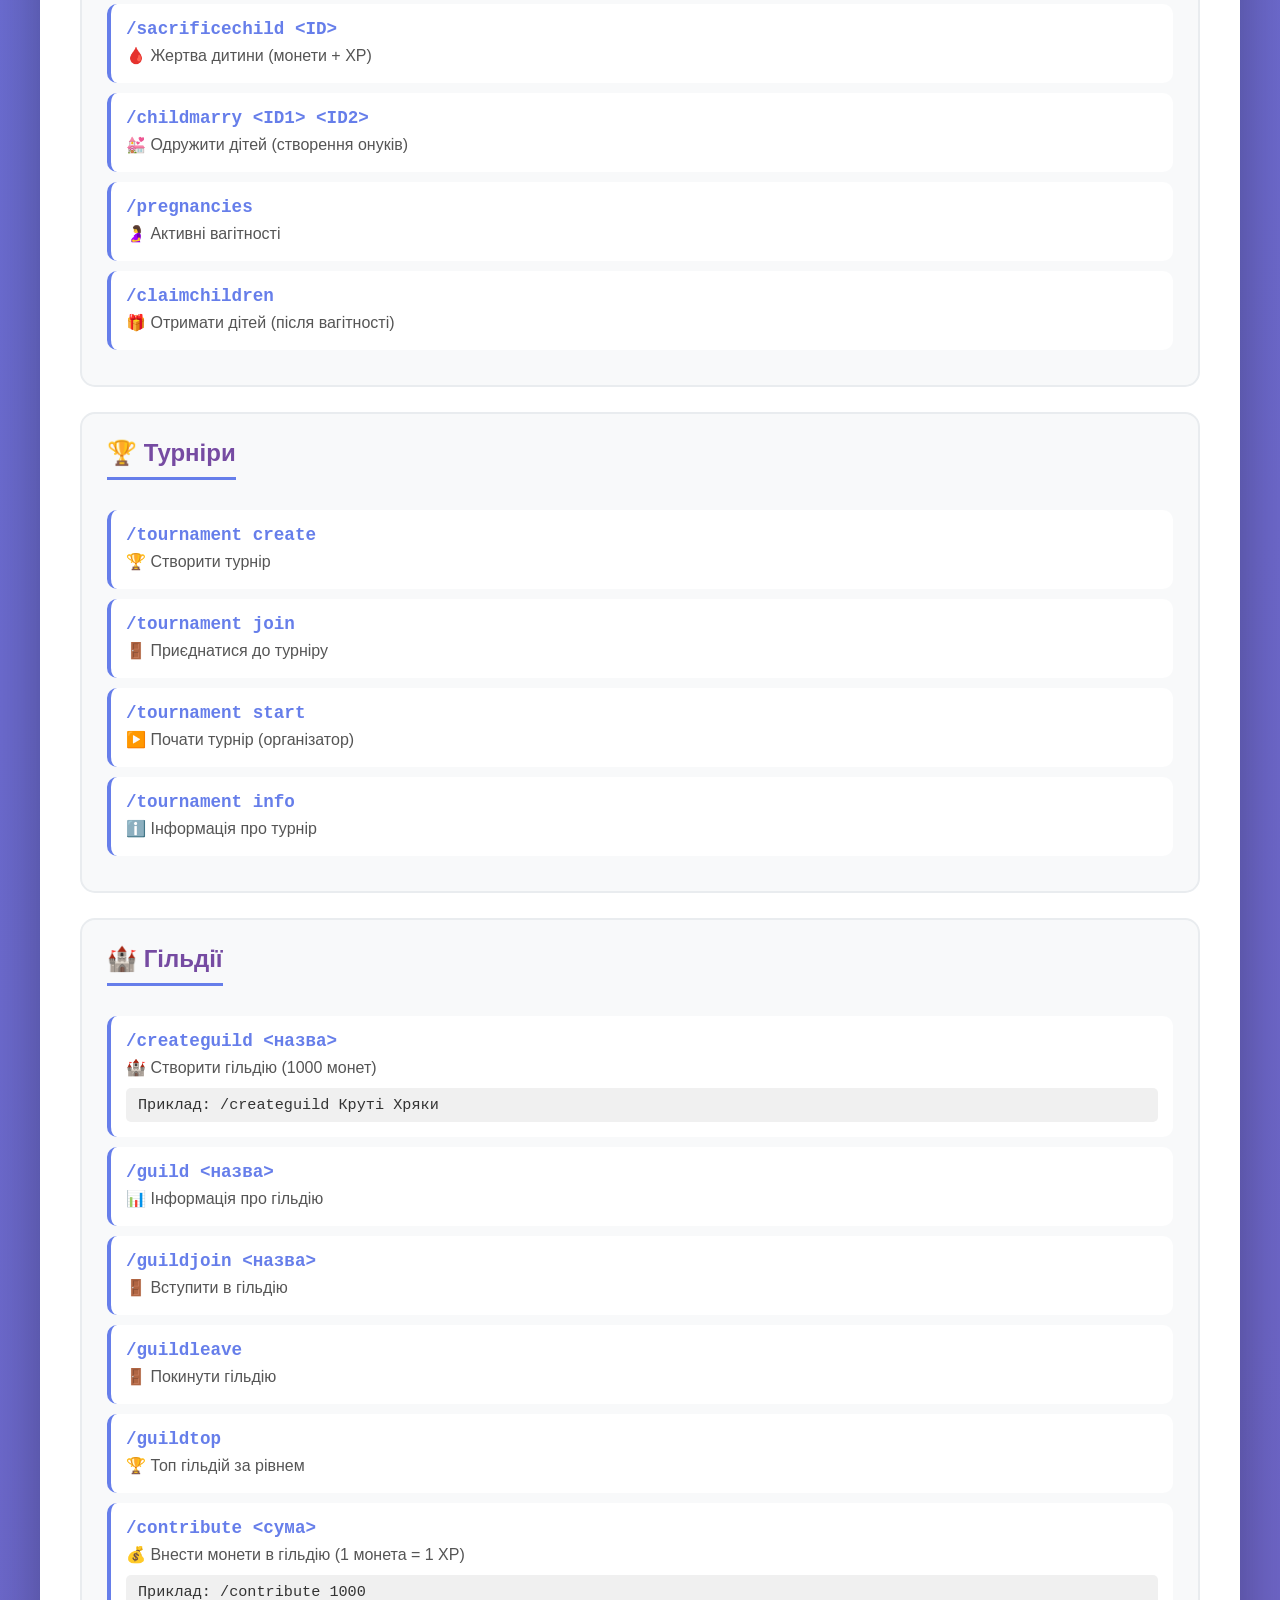
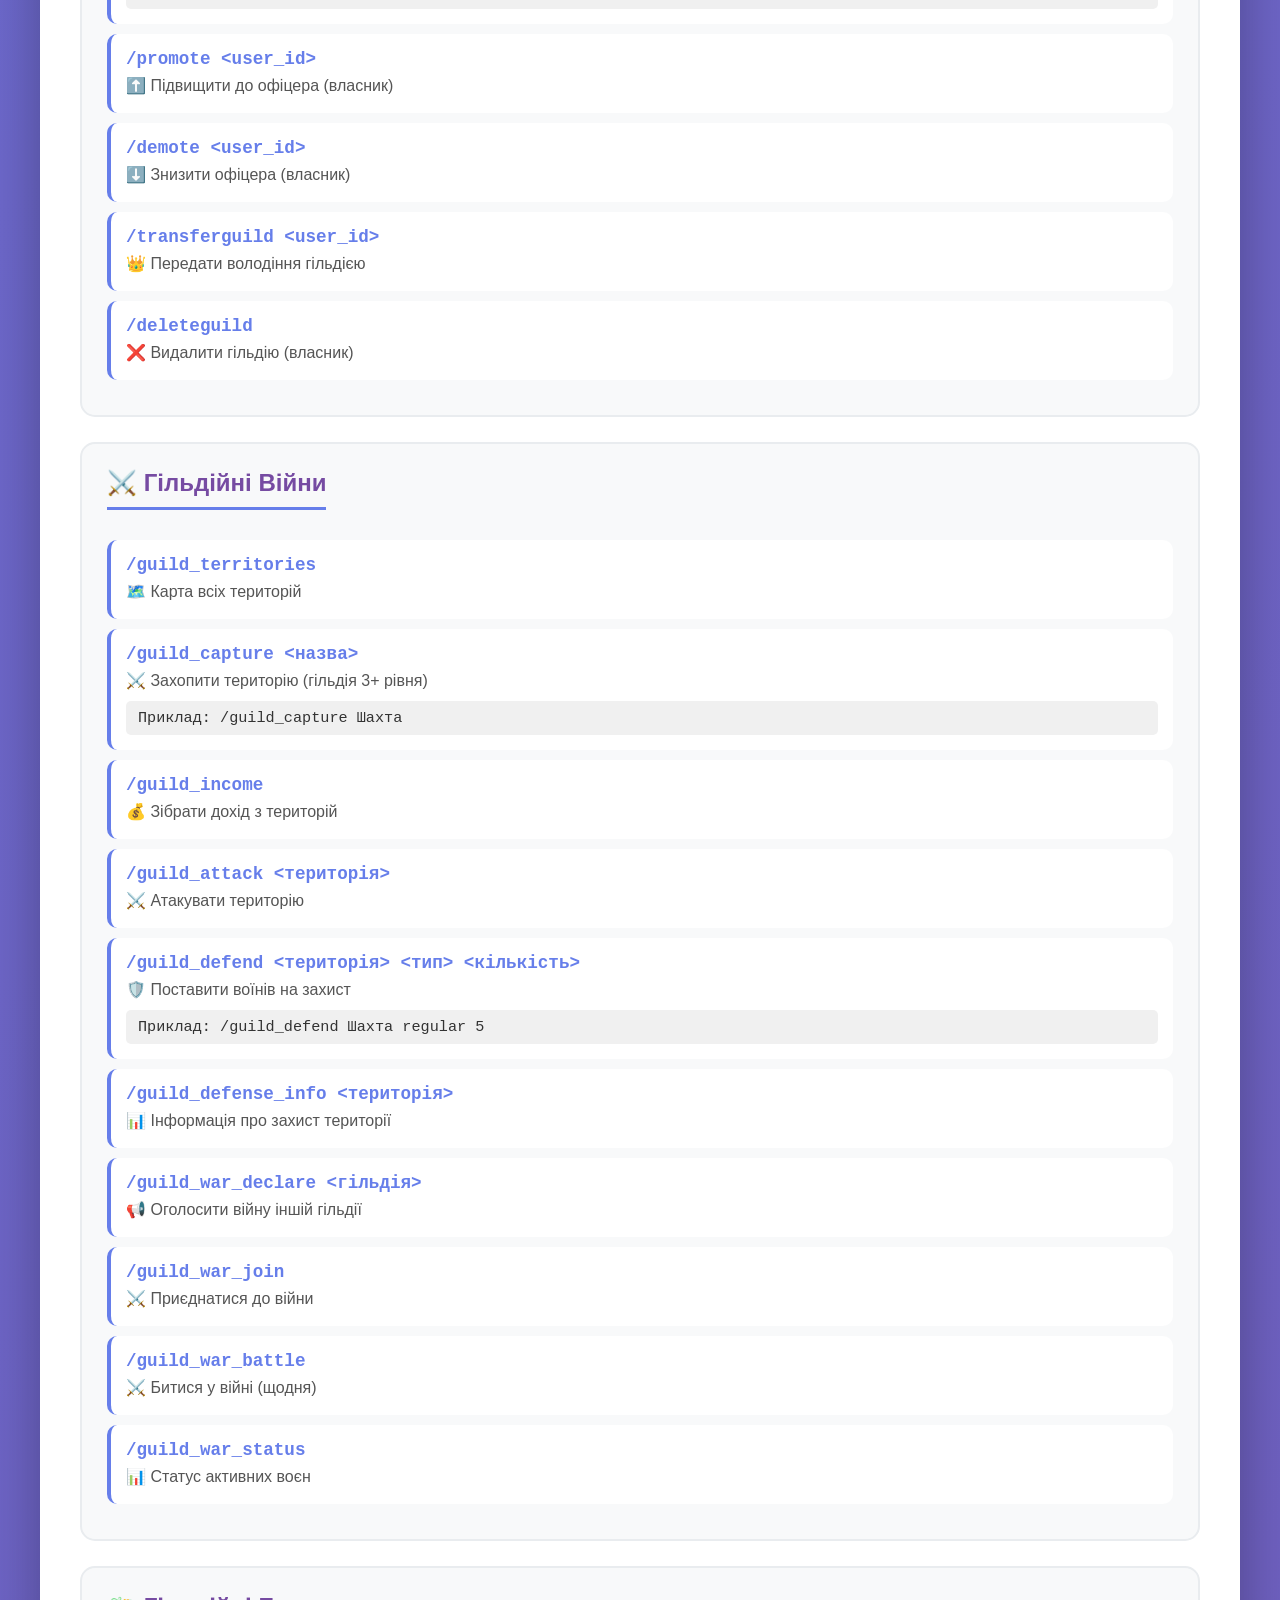
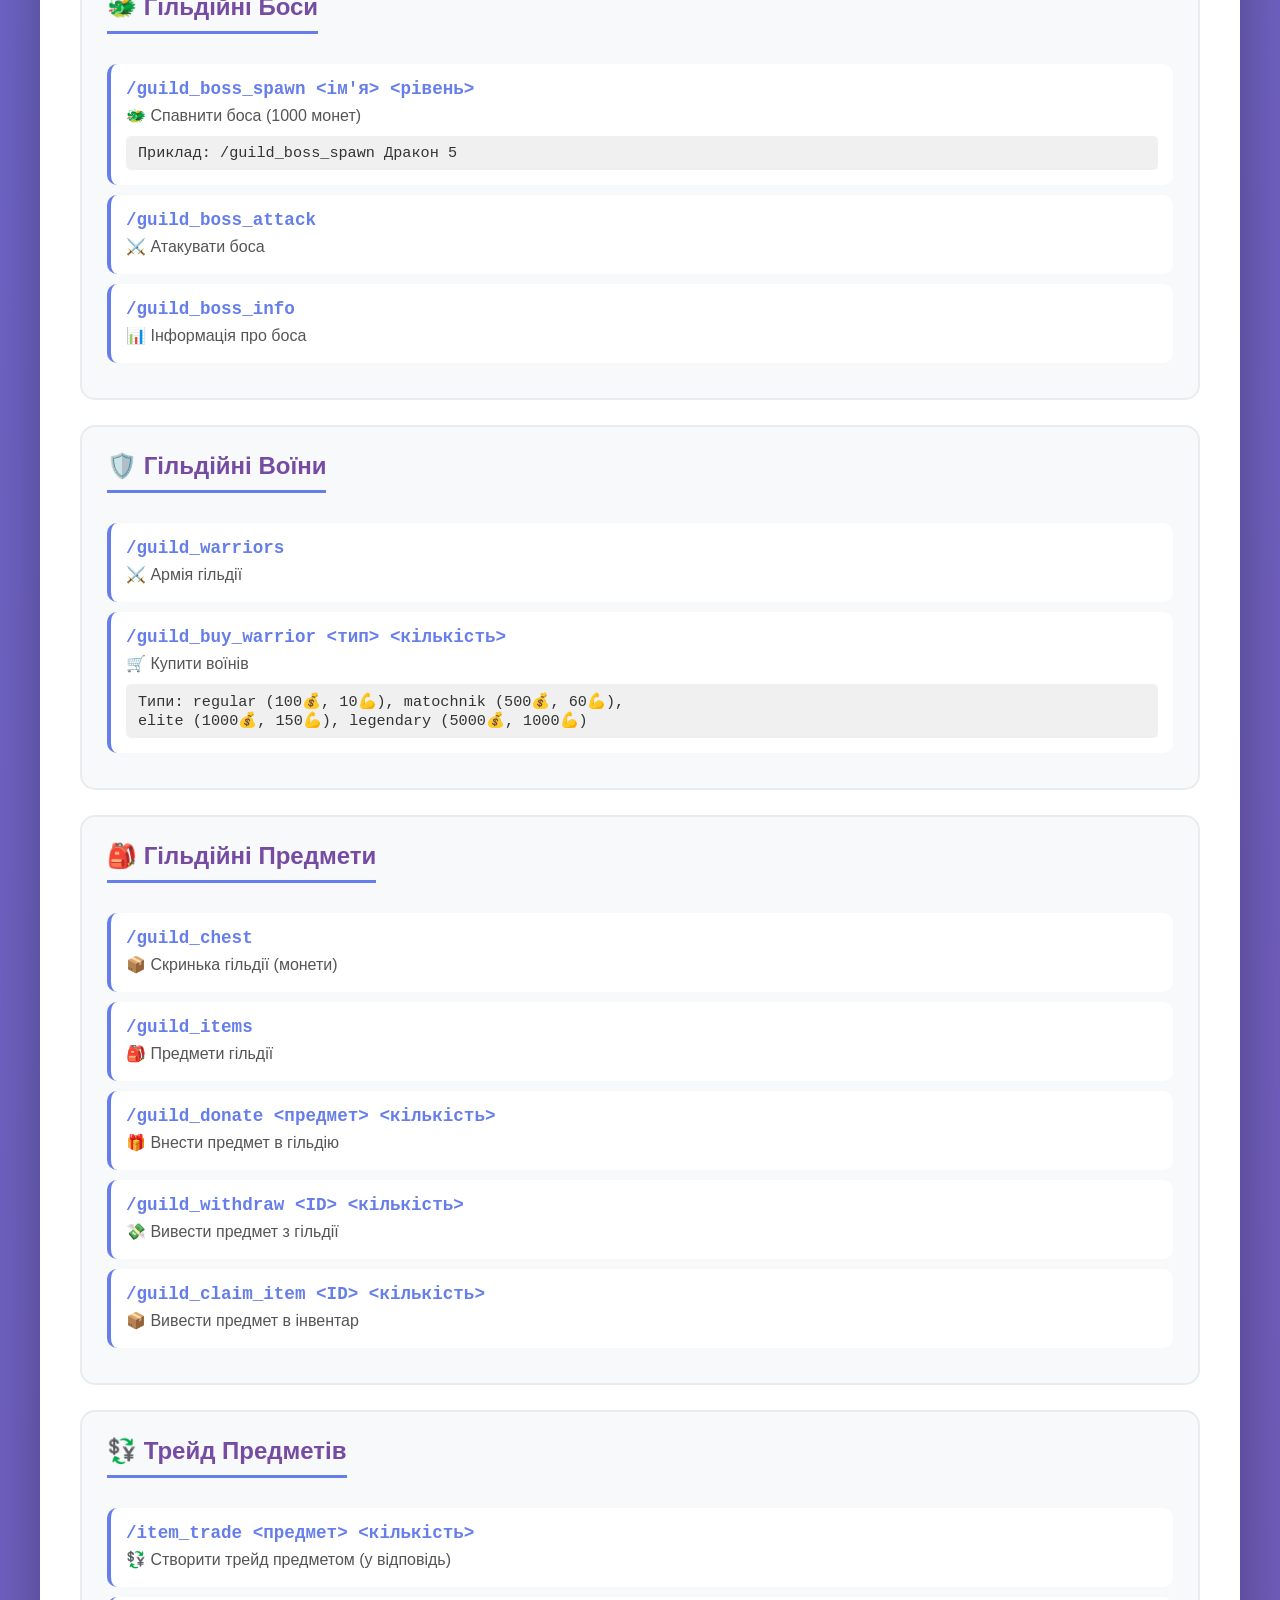
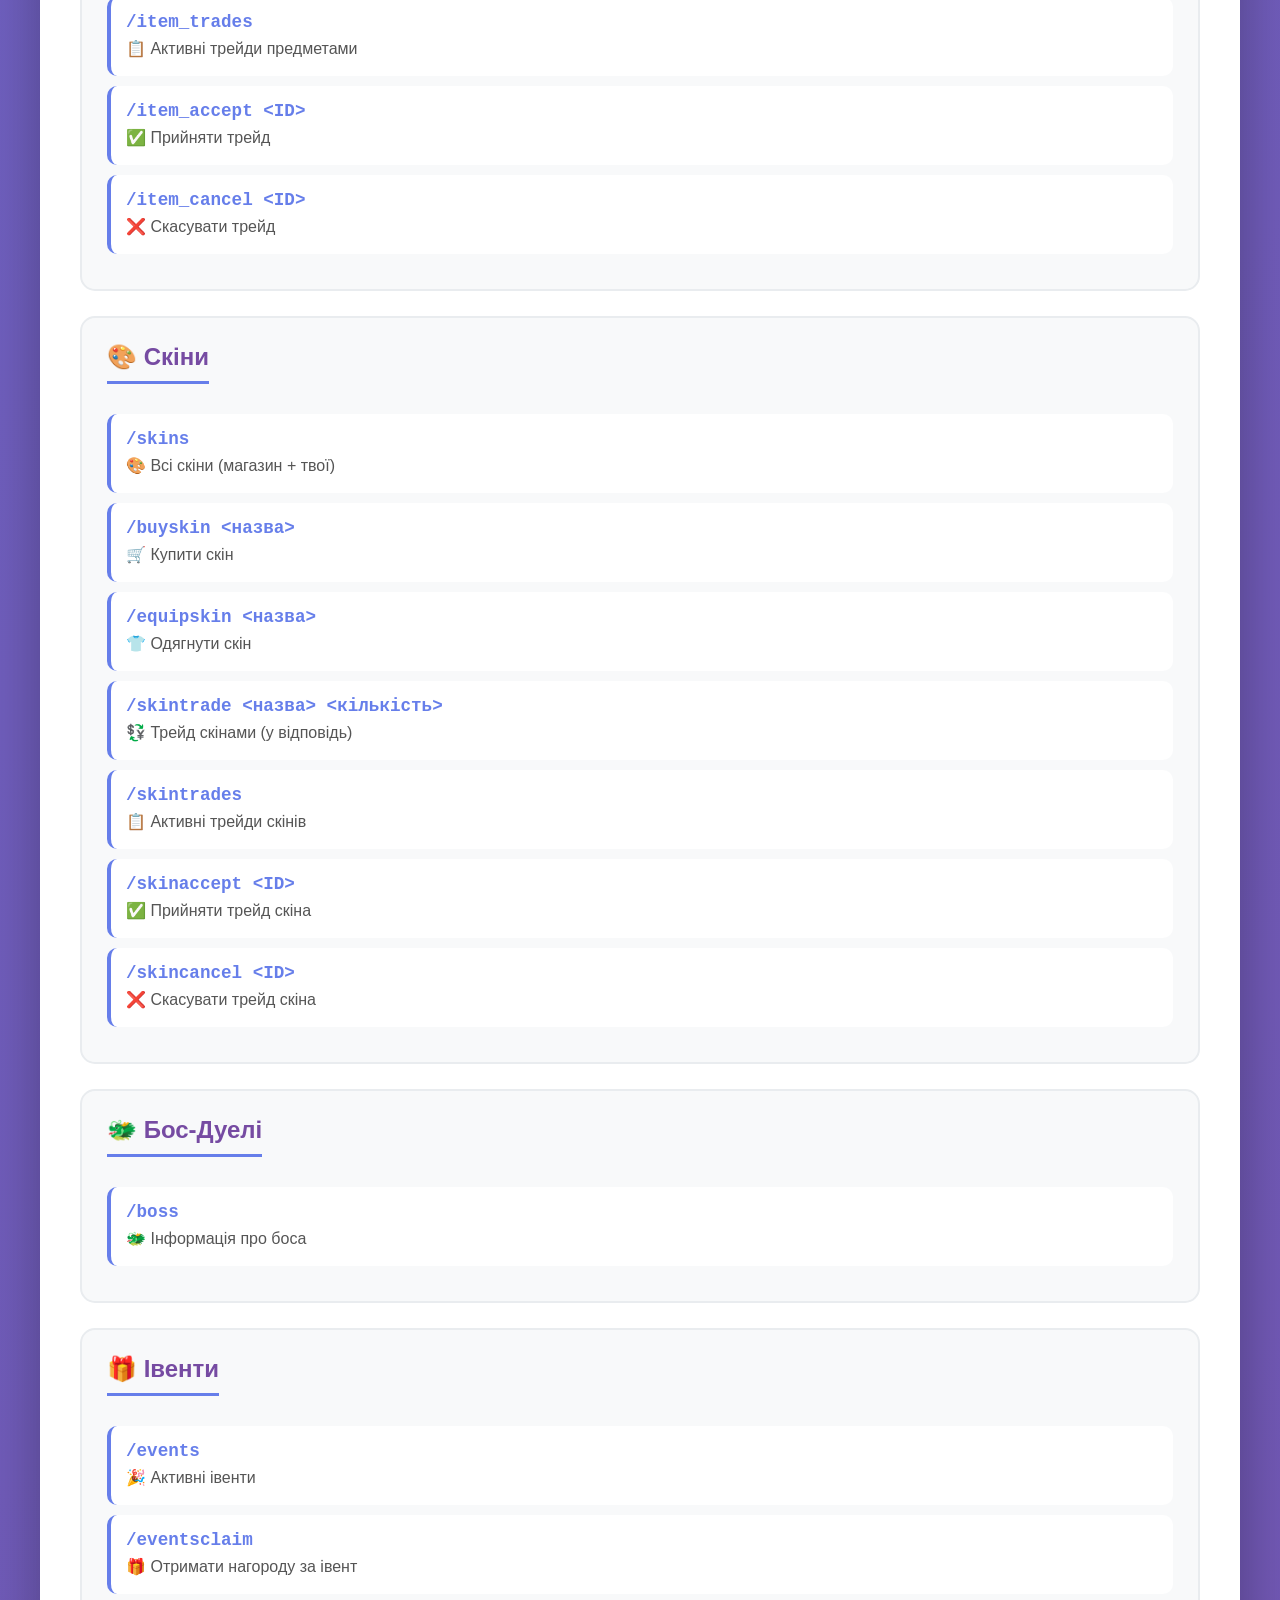
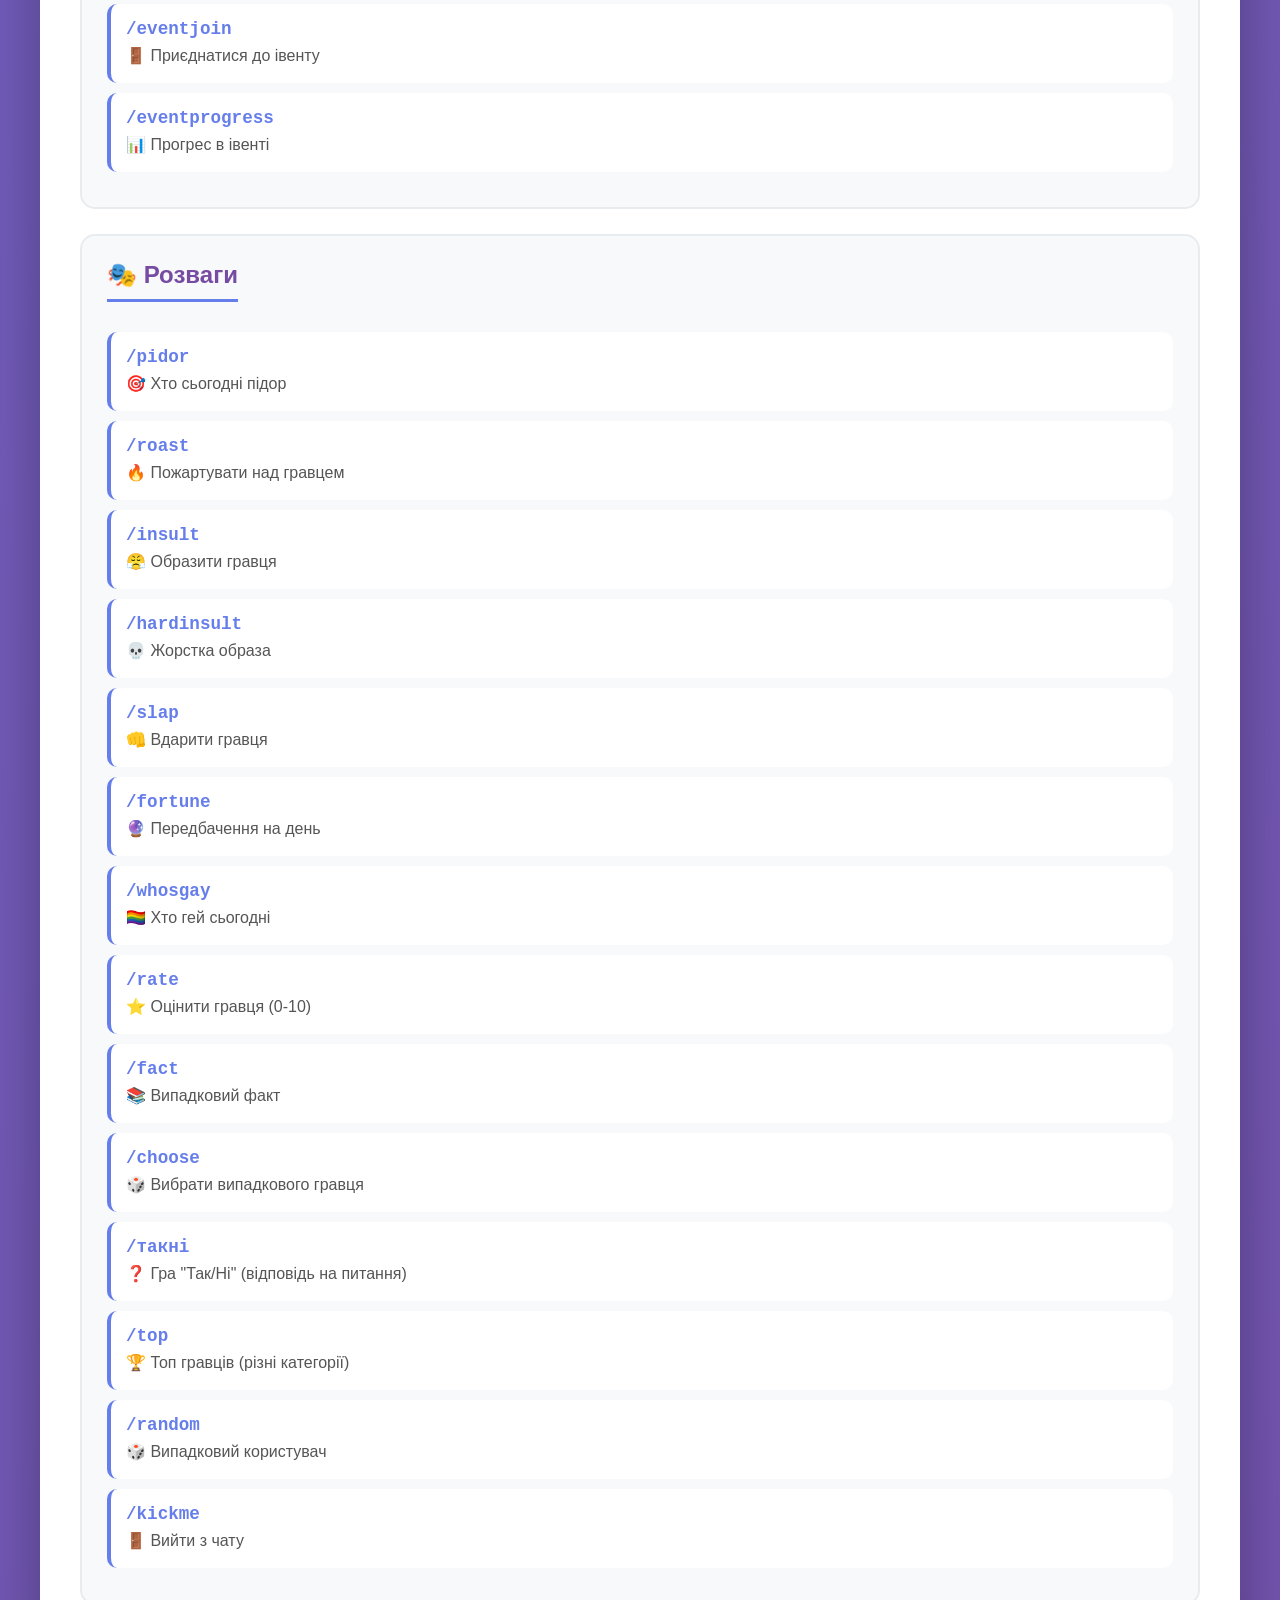
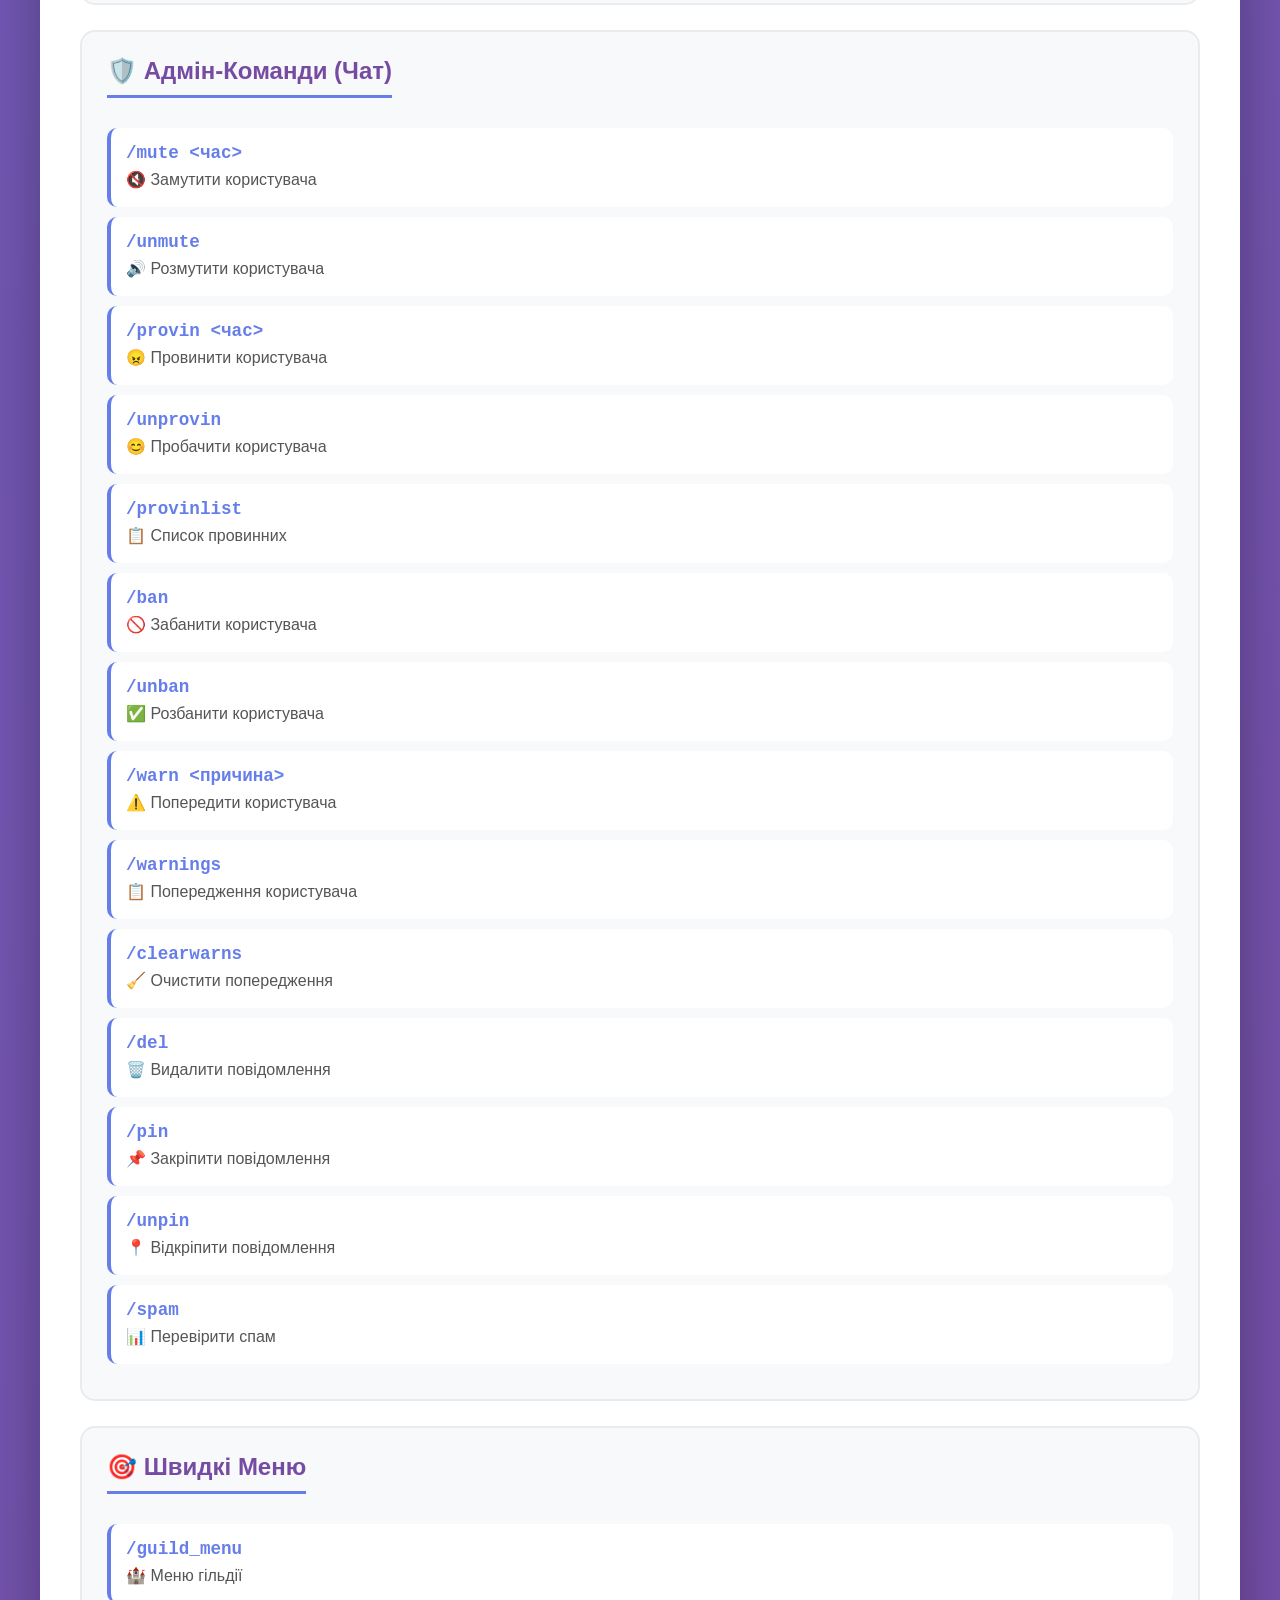
<file: static/commands.html>
<!DOCTYPE html>
<html lang="uk">
<head>
    <meta charset="UTF-8">
    <meta name="viewport" content="width=device-width, initial-scale=1.0">
    <title>Команди Бота - Повний Список | TRASH BOT</title>
    <style>
        * {
            margin: 0;
            padding: 0;
            box-sizing: border-box;
        }

        body {
            font-family: 'Segoe UI', Tahoma, Geneva, Verdana, sans-serif;
            background: linear-gradient(135deg, #667eea 0%, #764ba2 100%);
            min-height: 100vh;
            padding: 20px;
        }

        .container {
            max-width: 1200px;
            margin: 0 auto;
            background: white;
            border-radius: 20px;
            padding: 40px;
            box-shadow: 0 20px 60px rgba(0,0,0,0.3);
        }

        h1 {
            color: #667eea;
            text-align: center;
            margin-bottom: 10px;
            font-size: 2.5em;
        }

        .subtitle {
            text-align: center;
            color: #666;
            margin-bottom: 30px;
            font-size: 1.1em;
        }

        .important {
            background: #fff3cd;
            border-left: 4px solid #ffc107;
            padding: 15px 20px;
            margin-bottom: 30px;
            border-radius: 5px;
        }

        .important strong {
            color: #856404;
        }

        .category {
            background: #f8f9fa;
            border-radius: 15px;
            padding: 25px;
            margin-bottom: 25px;
            border: 2px solid #e9ecef;
        }

        .category h2 {
            color: #764ba2;
            margin-bottom: 20px;
            padding-bottom: 10px;
            border-bottom: 3px solid #667eea;
            display: inline-block;
        }

        .command {
            background: white;
            padding: 15px;
            margin: 10px 0;
            border-radius: 10px;
            border-left: 4px solid #667eea;
            transition: transform 0.2s, box-shadow 0.2s;
        }

        .command:hover {
            transform: translateX(10px);
            box-shadow: 0 5px 15px rgba(0,0,0,0.1);
        }

        .command-name {
            font-weight: bold;
            color: #667eea;
            font-family: 'Courier New', monospace;
            font-size: 1.1em;
        }

        .command-desc {
            color: #555;
            margin-top: 5px;
            line-height: 1.5;
        }

        .example {
            background: #f0f0f0;
            padding: 8px 12px;
            border-radius: 5px;
            margin-top: 8px;
            font-family: 'Courier New', monospace;
            font-size: 0.95em;
            color: #333;
        }

        .footer {
            text-align: center;
            margin-top: 40px;
            padding-top: 20px;
            border-top: 2px solid #e9ecef;
            color: #666;
        }

        .bot-link {
            display: inline-block;
            background: linear-gradient(135deg, #667eea 0%, #764ba2 100%);
            color: white;
            padding: 15px 30px;
            border-radius: 10px;
            text-decoration: none;
            margin-top: 20px;
            font-weight: bold;
            transition: transform 0.2s;
        }

        .bot-link:hover {
            transform: scale(1.05);
        }

        .stats-box {
            background: linear-gradient(135deg, #667eea 0%, #764ba2 100%);
            color: white;
            padding: 20px;
            border-radius: 15px;
            margin-bottom: 30px;
            text-align: center;
        }

        .stats-box h3 {
            margin-bottom: 15px;
        }

        .stats-grid {
            display: grid;
            grid-template-columns: repeat(auto-fit, minmax(100px, 1fr));
            gap: 15px;
        }

        .stat-item {
            background: rgba(255,255,255,0.2);
            padding: 10px;
            border-radius: 10px;
        }

        .stat-number {
            font-size: 2em;
            font-weight: bold;
        }

        .stat-label {
            font-size: 0.9em;
            opacity: 0.9;
        }

        @media (max-width: 768px) {
            .container {
                padding: 20px;
            }

            h1 {
                font-size: 1.8em;
            }

            .command {
                padding: 12px;
            }
        }
    </style>
</head>
<body>
    <div class="container">
        <h1>🤖 Команди Бота</h1>
        <p class="subtitle">Повний список всіх команд з поясненнями</p>

        <div class="stats-box">
            <h3>📊 Статистика Команд</h3>
            <div class="stats-grid">
                <div class="stat-item">
                    <div class="stat-number">171</div>
                    <div class="stat-label">Всього команд</div>
                </div>
                <div class="stat-item">
                    <div class="stat-number">25+</div>
                    <div class="stat-label">Категорій</div>
                </div>
                <div class="stat-item">
                    <div class="stat-number">100%</div>
                    <div class="stat-label">Працюють</div>
                </div>
            </div>
        </div>

        <div class="important">
            <strong>⚠️ ВАЖЛИВО:</strong> Всі команди використовують підкреслення (_) між словами!<br>
            ✅ Правильно: <code>/guild_territories</code><br>
            ❌ Неправильно: <code>/guildterritories</code>
        </div>

        <!-- Основні команди -->
        <div class="category">
            <h2>🎯 Основні Команди</h2>
            <div class="command">
                <div class="command-name">/start</div>
                <div class="command-desc">🚀 Почати роботу з ботом</div>
            </div>
            <div class="command">
                <div class="command-name">/help</div>
                <div class="command-desc">📜 Допомога та всі команди</div>
            </div>
            <div class="command">
                <div class="command-name">/menu</div>
                <div class="command-desc">🎯 Головне меню бота</div>
            </div>
            <div class="command">
                <div class="command-name">/members</div>
                <div class="command-desc">👥 Учасники чату</div>
            </div>
            <div class="command">
                <div class="command-name">/userinfo &lt;ID&gt;</div>
                <div class="command-desc">ℹ️ Інформація про користувача</div>
            </div>
            <div class="command">
                <div class="command-name">/id</div>
                <div class="command-desc">🔢 Показати ID користувача</div>
            </div>
        </div>

        <!-- Гра "Вирости Хряка" -->
        <div class="category">
            <h2>🐷 Гра "Вирости Хряка"</h2>
            <div class="command">
                <div class="command-name">/grow</div>
                <div class="command-desc">🐷 Отримати хряка (перший раз безкоштовно)</div>
            </div>
            <div class="command">
                <div class="command-name">/feed</div>
                <div class="command-desc">🍽️ Нагодувати хряка (раз на 12 годин, +5 монет)</div>
            </div>
            <div class="command">
                <div class="command-name">/my</div>
                <div class="command-desc">📊 Показати свого хряка</div>
            </div>
            <div class="command">
                <div class="command-name">/name &lt;ім'я&gt;</div>
                <div class="command-desc">✏️ Перейменувати хряка</div>
                <div class="example">Приклад: /name Борис</div>
            </div>
            <div class="command">
                <div class="command-name">/hryaketop</div>
                <div class="command-desc">🏅 Топ хряків чату за вагою</div>
            </div>
            <div class="command">
                <div class="command-name">/globaltop</div>
                <div class="command-desc">🌍 Глобальний топ хряків всіх чатів</div>
            </div>
            <div class="command">
                <div class="command-name">/achievements</div>
                <div class="command-desc">🏆 Твої досягнення</div>
            </div>
            <div class="command">
                <div class="command-name">/duel</div>
                <div class="command-desc">⚔️ Виклик на дуель (inline кнопки)</div>
            </div>
            <div class="command">
                <div class="command-name">/duelteambattle</div>
                <div class="command-desc">👥 Командна дуель (2v2, 3v3)</div>
            </div>
        </div>

        <!-- Економіка -->
        <div class="category">
            <h2>💰 Економіка</h2>
            <div class="command">
                <div class="command-name">/balance</div>
                <div class="command-desc">💰 Баланс монет, XP та Crypto</div>
            </div>
            <div class="command">
                <div class="command-name">/daily</div>
                <div class="command-desc">🎁 Щоденний бонус (10+ монет, 5+ XP)</div>
            </div>
            <div class="command">
                <div class="command-name">/shop</div>
                <div class="command-desc">🏪 Магазин предметів</div>
            </div>
            <div class="command">
                <div class="command-name">/buy &lt;предмет&gt;</div>
                <div class="command-desc">🛒 Купити предмет</div>
                <div class="example">Приклад: /buy vitamins</div>
            </div>
            <div class="command">
                <div class="command-name">/inventory</div>
                <div class="command-desc">🎒 Твій інвентар (предмети + скіни)</div>
            </div>
            <div class="command">
                <div class="command-name">/use &lt;предмет&gt;</div>
                <div class="command-desc">⚡ Використати предмет</div>
                <div class="example">Приклад: /use energy</div>
            </div>
        </div>

        <!-- Казино -->
        <div class="category">
            <h2>🎰 Казино та Розваги</h2>
            <div class="command">
                <div class="command-name">/roulette &lt;сума&gt; &lt;ставка&gt;</div>
                <div class="command-desc">🎰 Рулетка (ставки на вагу хряка)</div>
                <div class="example">Приклад: /roulette 10 red (red/black/even/odd)</div>
            </div>
            <div class="command">
                <div class="command-name">/lottery</div>
                <div class="command-desc">🎫 Лотерея (квиток за 5 кг ваги)</div>
            </div>
            <div class="command">
                <div class="command-name">/casino_create &lt;назва&gt; [монети]</div>
                <div class="command-desc">🏦 Створити приватне казино (500 монет)</div>
                <div class="example">Приклад: /casino_create Lucky 3000</div>
            </div>
            <div class="command">
                <div class="command-name">/casino</div>
                <div class="command-desc">📊 Інформація про твоє казино</div>
            </div>
            <div class="command">
                <div class="command-name">/casino_play &lt;сума&gt; [ID]</div>
                <div class="command-desc">🎲 Грати в казино (будь-яке в чаті)</div>
                <div class="example">Приклад: /casino_play 100 або /casino_play 100 5</div>
            </div>
            <div class="command">
                <div class="command-name">/casino_deposit &lt;сума&gt;</div>
                <div class="command-desc">💵 Внести монети в казино</div>
            </div>
            <div class="command">
                <div class="command-name">/casino_withdraw &lt;сума&gt;</div>
                <div class="command-desc">💸 Вивести монети з казино</div>
            </div>
            <div class="command">
                <div class="command-name">/casino_limits</div>
                <div class="command-desc">⚙️ Налаштувати обмеження (min/max/chance)</div>
            </div>
            <div class="command">
                <div class="command-name">/casino_stats</div>
                <div class="command-desc">📈 Статистика казино (ігри, виграші)</div>
            </div>
        </div>

        <!-- Трейди -->
        <div class="category">
            <h2>🤝 Трейди</h2>
            <div class="command">
                <div class="command-name">/trade @user &lt;сума&gt;</div>
                <div class="command-desc">💱 Створити трейд (у відповідь на повідомлення)</div>
            </div>
            <div class="command">
                <div class="command-name">/trades</div>
                <div class="command-desc">📋 Активні трейди</div>
            </div>
            <div class="command">
                <div class="command-name">/accept &lt;ID&gt;</div>
                <div class="command-desc">✅ Прийняти трейд</div>
            </div>
            <div class="command">
                <div class="command-name">/cancel &lt;ID&gt;</div>
                <div class="command-desc">❌ Скасувати трейд</div>
            </div>
        </div>

        <!-- Квіз -->
        <div class="category">
            <h2>🎓 Квіз (Вікторина)</h2>
            <div class="command">
                <div class="command-name">/quiz</div>
                <div class="command-desc">🧠 Почати вікторину (10 питань)</div>
            </div>
            <div class="command">
                <div class="command-name">/quizstats</div>
                <div class="command-desc">📊 Статистика квізу (правильні/неправильні)</div>
            </div>
        </div>

        <!-- Статистика -->
        <div class="category">
            <h2>📊 Статистика</h2>
            <div class="command">
                <div class="command-name">/mystats</div>
                <div class="command-desc">📈 Твоя особиста статистика</div>
            </div>
            <div class="command">
                <div class="command-name">/stats</div>
                <div class="command-desc">📊 Статистика чату</div>
            </div>
            <div class="command">
                <div class="command-name">/leaderboard</div>
                <div class="command-desc">🏆 Лідерборд гравців за тиждень</div>
            </div>
            <div class="command">
                <div class="command-name">/activity</div>
                <div class="command-desc">📅 Твоя активність (повідомлення)</div>
            </div>
        </div>

        <!-- Генетика -->
        <div class="category">
            <h2>💕 Генетика та Діти</h2>
            <div class="command">
                <div class="command-name">/trachen</div>
                <div class="command-desc">💕 Спарювання хряків (12 год кулдаун)</div>
            </div>
            <div class="command">
                <div class="command-name">/breed</div>
                <div class="command-desc">🧬 Схрещування з генетикою (24 год, 100 монет)</div>
            </div>
            <div class="command">
                <div class="command-name">/genes</div>
                <div class="command-desc">🧬 Гени твого хряка (рідкість, бонуси, колір)</div>
            </div>
            <div class="command">
                <div class="command-name">/children</div>
                <div class="command-desc">👶 Твої діти (всі потомки)</div>
            </div>
            <div class="command">
                <div class="command-name">/childinfo &lt;ID&gt;</div>
                <div class="command-desc">ℹ️ Інформація про конкретну дитину</div>
            </div>
            <div class="command">
                <div class="command-name">/childbonus</div>
                <div class="command-desc">🎁 Бонуси від дітей (вага, XP, монети)</div>
            </div>
            <div class="command">
                <div class="command-name">/childtrain &lt;ID&gt;</div>
                <div class="command-desc">💪 Тренувати дитину (+5 ваги, 50 монет)</div>
            </div>
            <div class="command">
                <div class="command-name">/childraid &lt;ID&gt;</div>
                <div class="command-desc">⚔️ Відправити дитину в рейд (нагорода)</div>
            </div>
            <div class="command">
                <div class="command-name">/childduel &lt;ID&gt;</div>
                <div class="command-desc">⚔️ Дуель дітей з іншими</div>
            </div>
            <div class="command">
                <div class="command-name">/renamechild &lt;ID&gt; &lt;ім'я&gt;</div>
                <div class="command-desc">✏️ Перейменувати дитину</div>
            </div>
            <div class="command">
                <div class="command-name">/childtop</div>
                <div class="command-desc">🏆 Топ дітей за вагою</div>
            </div>
            <div class="command">
                <div class="command-name">/sacrificechild &lt;ID&gt;</div>
                <div class="command-desc">🩸 Жертва дитини (монети + XP)</div>
            </div>
            <div class="command">
                <div class="command-name">/childmarry &lt;ID1&gt; &lt;ID2&gt;</div>
                <div class="command-desc">💒 Одружити дітей (створення онуків)</div>
            </div>
            <div class="command">
                <div class="command-name">/pregnancies</div>
                <div class="command-desc">🤰 Активні вагітності</div>
            </div>
            <div class="command">
                <div class="command-name">/claimchildren</div>
                <div class="command-desc">🎁 Отримати дітей (після вагітності)</div>
            </div>
        </div>

        <!-- Турніри -->
        <div class="category">
            <h2>🏆 Турніри</h2>
            <div class="command">
                <div class="command-name">/tournament create</div>
                <div class="command-desc">🏆 Створити турнір</div>
            </div>
            <div class="command">
                <div class="command-name">/tournament join</div>
                <div class="command-desc">🚪 Приєднатися до турніру</div>
            </div>
            <div class="command">
                <div class="command-name">/tournament start</div>
                <div class="command-desc">▶️ Почати турнір (організатор)</div>
            </div>
            <div class="command">
                <div class="command-name">/tournament info</div>
                <div class="command-desc">ℹ️ Інформація про турнір</div>
            </div>
        </div>

        <!-- Гільдії -->
        <div class="category">
            <h2>🏰 Гільдії</h2>
            <div class="command">
                <div class="command-name">/createguild &lt;назва&gt;</div>
                <div class="command-desc">🏰 Створити гільдію (1000 монет)</div>
                <div class="example">Приклад: /createguild Круті Хряки</div>
            </div>
            <div class="command">
                <div class="command-name">/guild &lt;назва&gt;</div>
                <div class="command-desc">📊 Інформація про гільдію</div>
            </div>
            <div class="command">
                <div class="command-name">/guildjoin &lt;назва&gt;</div>
                <div class="command-desc">🚪 Вступити в гільдію</div>
            </div>
            <div class="command">
                <div class="command-name">/guildleave</div>
                <div class="command-desc">🚪 Покинути гільдію</div>
            </div>
            <div class="command">
                <div class="command-name">/guildtop</div>
                <div class="command-desc">🏆 Топ гільдій за рівнем</div>
            </div>
            <div class="command">
                <div class="command-name">/contribute &lt;сума&gt;</div>
                <div class="command-desc">💰 Внести монети в гільдію (1 монета = 1 XP)</div>
                <div class="example">Приклад: /contribute 1000</div>
            </div>
            <div class="command">
                <div class="command-name">/promote &lt;user_id&gt;</div>
                <div class="command-desc">⬆️ Підвищити до офіцера (власник)</div>
            </div>
            <div class="command">
                <div class="command-name">/demote &lt;user_id&gt;</div>
                <div class="command-desc">⬇️ Знизити офіцера (власник)</div>
            </div>
            <div class="command">
                <div class="command-name">/transferguild &lt;user_id&gt;</div>
                <div class="command-desc">👑 Передати володіння гільдією</div>
            </div>
            <div class="command">
                <div class="command-name">/deleteguild</div>
                <div class="command-desc">❌ Видалити гільдію (власник)</div>
            </div>
        </div>

        <!-- Гільдійні війни -->
        <div class="category">
            <h2>⚔️ Гільдійні Війни</h2>
            <div class="command">
                <div class="command-name">/guild_territories</div>
                <div class="command-desc">🗺️ Карта всіх територій</div>
            </div>
            <div class="command">
                <div class="command-name">/guild_capture &lt;назва&gt;</div>
                <div class="command-desc">⚔️ Захопити територію (гільдія 3+ рівня)</div>
                <div class="example">Приклад: /guild_capture Шахта</div>
            </div>
            <div class="command">
                <div class="command-name">/guild_income</div>
                <div class="command-desc">💰 Зібрати дохід з територій</div>
            </div>
            <div class="command">
                <div class="command-name">/guild_attack &lt;територія&gt;</div>
                <div class="command-desc">⚔️ Атакувати територію</div>
            </div>
            <div class="command">
                <div class="command-name">/guild_defend &lt;територія&gt; &lt;тип&gt; &lt;кількість&gt;</div>
                <div class="command-desc">🛡️ Поставити воїнів на захист</div>
                <div class="example">Приклад: /guild_defend Шахта regular 5</div>
            </div>
            <div class="command">
                <div class="command-name">/guild_defense_info &lt;територія&gt;</div>
                <div class="command-desc">📊 Інформація про захист території</div>
            </div>
            <div class="command">
                <div class="command-name">/guild_war_declare &lt;гільдія&gt;</div>
                <div class="command-desc">📢 Оголосити війну іншій гільдії</div>
            </div>
            <div class="command">
                <div class="command-name">/guild_war_join</div>
                <div class="command-desc">⚔️ Приєднатися до війни</div>
            </div>
            <div class="command">
                <div class="command-name">/guild_war_battle</div>
                <div class="command-desc">⚔️ Битися у війні (щодня)</div>
            </div>
            <div class="command">
                <div class="command-name">/guild_war_status</div>
                <div class="command-desc">📊 Статус активних воєн</div>
            </div>
        </div>

        <!-- Гільдійні боси -->
        <div class="category">
            <h2>🐲 Гільдійні Боси</h2>
            <div class="command">
                <div class="command-name">/guild_boss_spawn &lt;ім'я&gt; &lt;рівень&gt;</div>
                <div class="command-desc">🐲 Спавнити боса (1000 монет)</div>
                <div class="example">Приклад: /guild_boss_spawn Дракон 5</div>
            </div>
            <div class="command">
                <div class="command-name">/guild_boss_attack</div>
                <div class="command-desc">⚔️ Атакувати боса</div>
            </div>
            <div class="command">
                <div class="command-name">/guild_boss_info</div>
                <div class="command-desc">📊 Інформація про боса</div>
            </div>
        </div>

        <!-- Гільдійні воїни -->
        <div class="category">
            <h2>🛡️ Гільдійні Воїни</h2>
            <div class="command">
                <div class="command-name">/guild_warriors</div>
                <div class="command-desc">⚔️ Армія гільдії</div>
            </div>
            <div class="command">
                <div class="command-name">/guild_buy_warrior &lt;тип&gt; &lt;кількість&gt;</div>
                <div class="command-desc">🛒 Купити воїнів</div>
                <div class="example">
                    Типи: regular (100💰, 10💪), matochnik (500💰, 60💪),<br>
                    elite (1000💰, 150💪), legendary (5000💰, 1000💪)
                </div>
            </div>
        </div>

        <!-- Гільдійні предмети -->
        <div class="category">
            <h2>🎒 Гільдійні Предмети</h2>
            <div class="command">
                <div class="command-name">/guild_chest</div>
                <div class="command-desc">📦 Скринька гільдії (монети)</div>
            </div>
            <div class="command">
                <div class="command-name">/guild_items</div>
                <div class="command-desc">🎒 Предмети гільдії</div>
            </div>
            <div class="command">
                <div class="command-name">/guild_donate &lt;предмет&gt; &lt;кількість&gt;</div>
                <div class="command-desc">🎁 Внести предмет в гільдію</div>
            </div>
            <div class="command">
                <div class="command-name">/guild_withdraw &lt;ID&gt; &lt;кількість&gt;</div>
                <div class="command-desc">💸 Вивести предмет з гільдії</div>
            </div>
            <div class="command">
                <div class="command-name">/guild_claim_item &lt;ID&gt; &lt;кількість&gt;</div>
                <div class="command-desc">📦 Вивести предмет в інвентар</div>
            </div>
        </div>

        <!-- Трейд предметів -->
        <div class="category">
            <h2>💱 Трейд Предметів</h2>
            <div class="command">
                <div class="command-name">/item_trade &lt;предмет&gt; &lt;кількість&gt;</div>
                <div class="command-desc">💱 Створити трейд предметом (у відповідь)</div>
            </div>
            <div class="command">
                <div class="command-name">/item_trades</div>
                <div class="command-desc">📋 Активні трейди предметами</div>
            </div>
            <div class="command">
                <div class="command-name">/item_accept &lt;ID&gt;</div>
                <div class="command-desc">✅ Прийняти трейд</div>
            </div>
            <div class="command">
                <div class="command-name">/item_cancel &lt;ID&gt;</div>
                <div class="command-desc">❌ Скасувати трейд</div>
            </div>
        </div>

        <!-- Скіни -->
        <div class="category">
            <h2>🎨 Скіни</h2>
            <div class="command">
                <div class="command-name">/skins</div>
                <div class="command-desc">🎨 Всі скіни (магазин + твої)</div>
            </div>
            <div class="command">
                <div class="command-name">/buyskin &lt;назва&gt;</div>
                <div class="command-desc">🛒 Купити скін</div>
            </div>
            <div class="command">
                <div class="command-name">/equipskin &lt;назва&gt;</div>
                <div class="command-desc">👕 Одягнути скін</div>
            </div>
            <div class="command">
                <div class="command-name">/skintrade &lt;назва&gt; &lt;кількість&gt;</div>
                <div class="command-desc">💱 Трейд скінами (у відповідь)</div>
            </div>
            <div class="command">
                <div class="command-name">/skintrades</div>
                <div class="command-desc">📋 Активні трейди скінів</div>
            </div>
            <div class="command">
                <div class="command-name">/skinaccept &lt;ID&gt;</div>
                <div class="command-desc">✅ Прийняти трейд скіна</div>
            </div>
            <div class="command">
                <div class="command-name">/skincancel &lt;ID&gt;</div>
                <div class="command-desc">❌ Скасувати трейд скіна</div>
            </div>
        </div>

        <!-- Бос-дуелі -->
        <div class="category">
            <h2>🐲 Бос-Дуелі</h2>
            <div class="command">
                <div class="command-name">/boss</div>
                <div class="command-desc">🐲 Інформація про боса</div>
            </div>
        </div>

        <!-- Івенти -->
        <div class="category">
            <h2>🎁 Івенти</h2>
            <div class="command">
                <div class="command-name">/events</div>
                <div class="command-desc">🎉 Активні івенти</div>
            </div>
            <div class="command">
                <div class="command-name">/eventsclaim</div>
                <div class="command-desc">🎁 Отримати нагороду за івент</div>
            </div>
            <div class="command">
                <div class="command-name">/eventjoin</div>
                <div class="command-desc">🚪 Приєднатися до івенту</div>
            </div>
            <div class="command">
                <div class="command-name">/eventprogress</div>
                <div class="command-desc">📊 Прогрес в івенті</div>
            </div>
        </div>

        <!-- Розваги -->
        <div class="category">
            <h2>🎭 Розваги</h2>
            <div class="command">
                <div class="command-name">/pidor</div>
                <div class="command-desc">🎯 Хто сьогодні підор</div>
            </div>
            <div class="command">
                <div class="command-name">/roast</div>
                <div class="command-desc">🔥 Пожартувати над гравцем</div>
            </div>
            <div class="command">
                <div class="command-name">/insult</div>
                <div class="command-desc">😤 Образити гравця</div>
            </div>
            <div class="command">
                <div class="command-name">/hardinsult</div>
                <div class="command-desc">💀 Жорстка образа</div>
            </div>
            <div class="command">
                <div class="command-name">/slap</div>
                <div class="command-desc">👊 Вдарити гравця</div>
            </div>
            <div class="command">
                <div class="command-name">/fortune</div>
                <div class="command-desc">🔮 Передбачення на день</div>
            </div>
            <div class="command">
                <div class="command-name">/whosgay</div>
                <div class="command-desc">🏳️‍🌈 Хто гей сьогодні</div>
            </div>
            <div class="command">
                <div class="command-name">/rate</div>
                <div class="command-desc">⭐ Оцінити гравця (0-10)</div>
            </div>
            <div class="command">
                <div class="command-name">/fact</div>
                <div class="command-desc">📚 Випадковий факт</div>
            </div>
            <div class="command">
                <div class="command-name">/choose</div>
                <div class="command-desc">🎲 Вибрати випадкового гравця</div>
            </div>
            <div class="command">
                <div class="command-name">/такні</div>
                <div class="command-desc">❓ Гра "Так/Ні" (відповідь на питання)</div>
            </div>
            <div class="command">
                <div class="command-name">/top</div>
                <div class="command-desc">🏆 Топ гравців (різні категорії)</div>
            </div>
            <div class="command">
                <div class="command-name">/random</div>
                <div class="command-desc">🎲 Випадковий користувач</div>
            </div>
            <div class="command">
                <div class="command-name">/kickme</div>
                <div class="command-desc">🚪 Вийти з чату</div>
            </div>
        </div>

        <!-- Адмін-команди -->
        <div class="category">
            <h2>🛡️ Адмін-Команди (Чат)</h2>
            <div class="command">
                <div class="command-name">/mute &lt;час&gt;</div>
                <div class="command-desc">🔇 Замутити користувача</div>
            </div>
            <div class="command">
                <div class="command-name">/unmute</div>
                <div class="command-desc">🔊 Розмутити користувача</div>
            </div>
            <div class="command">
                <div class="command-name">/provin &lt;час&gt;</div>
                <div class="command-desc">😠 Провинити користувача</div>
            </div>
            <div class="command">
                <div class="command-name">/unprovin</div>
                <div class="command-desc">😊 Пробачити користувача</div>
            </div>
            <div class="command">
                <div class="command-name">/provinlist</div>
                <div class="command-desc">📋 Список провинних</div>
            </div>
            <div class="command">
                <div class="command-name">/ban</div>
                <div class="command-desc">🚫 Забанити користувача</div>
            </div>
            <div class="command">
                <div class="command-name">/unban</div>
                <div class="command-desc">✅ Розбанити користувача</div>
            </div>
            <div class="command">
                <div class="command-name">/warn &lt;причина&gt;</div>
                <div class="command-desc">⚠️ Попередити користувача</div>
            </div>
            <div class="command">
                <div class="command-name">/warnings</div>
                <div class="command-desc">📋 Попередження користувача</div>
            </div>
            <div class="command">
                <div class="command-name">/clearwarns</div>
                <div class="command-desc">🧹 Очистити попередження</div>
            </div>
            <div class="command">
                <div class="command-name">/del</div>
                <div class="command-desc">🗑️ Видалити повідомлення</div>
            </div>
            <div class="command">
                <div class="command-name">/pin</div>
                <div class="command-desc">📌 Закріпити повідомлення</div>
            </div>
            <div class="command">
                <div class="command-name">/unpin</div>
                <div class="command-desc">📍 Відкріпити повідомлення</div>
            </div>
            <div class="command">
                <div class="command-name">/spam</div>
                <div class="command-desc">📊 Перевірити спам</div>
            </div>
        </div>

        <!-- Швидкі меню -->
        <div class="category">
            <h2>🎯 Швидкі Меню</h2>
            <div class="command">
                <div class="command-name">/guild_menu</div>
                <div class="command-desc">🏰 Меню гільдії</div>
            </div>
            <div class="command">
                <div class="command-name">/warriors_menu</div>
                <div class="command-desc">⚔️ Меню воїнів</div>
            </div>
            <div class="command">
                <div class="command-name">/items_menu</div>
                <div class="command-desc">🎒 Меню предметів</div>
            </div>
            <div class="command">
                <div class="command-name">/genetics_menu</div>
                <div class="command-desc">🧬 Меню генетики</div>
            </div>
            <div class="command">
                <div class="command-name">/trade_menu</div>
                <div class="command-desc">💱 Меню трейдів</div>
            </div>
        </div>

        <!-- Системні -->
        <div class="category">
            <h2>⚙️ Системні</h2>
            <div class="command">
                <div class="command-name">/clearcache</div>
                <div class="command-desc">🧹 Очистити кеш бота</div>
            </div>
            <div class="command">
                <div class="command-name">/adduser @username</div>
                <div class="command-desc">➕ Додати юзернейм в базу</div>
            </div>
            <div class="command">
                <div class="command-name">/removeuser @username</div>
                <div class="command-desc">➖ Видалити юзернейм</div>
            </div>
            <div class="command">
                <div class="command-name">/dbstatus</div>
                <div class="command-desc">📊 Статус бази даних</div>
            </div>
            <div class="command">
                <div class="command-name">/resetdb</div>
                <div class="command-desc">🔄 Перезавантажити базу (адмін)</div>
            </div>
            <div class="command">
                <div class="command-name">/cleanevents</div>
                <div class="command-desc">🧹 Очистити дублікати івентів</div>
            </div>
            <div class="command">
                <div class="command-name">/webapp</div>
                <div class="command-desc">🌐 Веб-додаток бота</div>
            </div>
        </div>

        <div class="footer">
            <p>📚 <strong>Корисні посилання:</strong></p>
            <p>
                <a href="/ALL_COMMANDS.txt" class="bot-link">📄 Всі Команди (TXT)</a><br><br>
                <a href="/CASINO_GUIDE.txt" class="bot-link">🎰 Гід по Казино</a><br><br>
                <a href="/GAME_GUIDE.txt" class="bot-link">🎮 Ігровий Гід</a>
            </p>
            <p style="margin-top: 30px;">
                🤖 <strong>Запустити бота:</strong><br>
                <a href="https://t.me/trash1161_bot" class="bot-link">Відкрити в Telegram</a>
            </p>
            <p style="margin-top: 20px; font-size: 0.9em;">
                Останнє оновлення: <strong>2 квітня 2026</strong><br>
                Версія: <strong>3.0</strong> (виправлено казино, бонуси скінів)<br>
                Всього команд: <strong>171</strong>
            </p>
        </div>
    </div>
</body>
</html>
</file>
